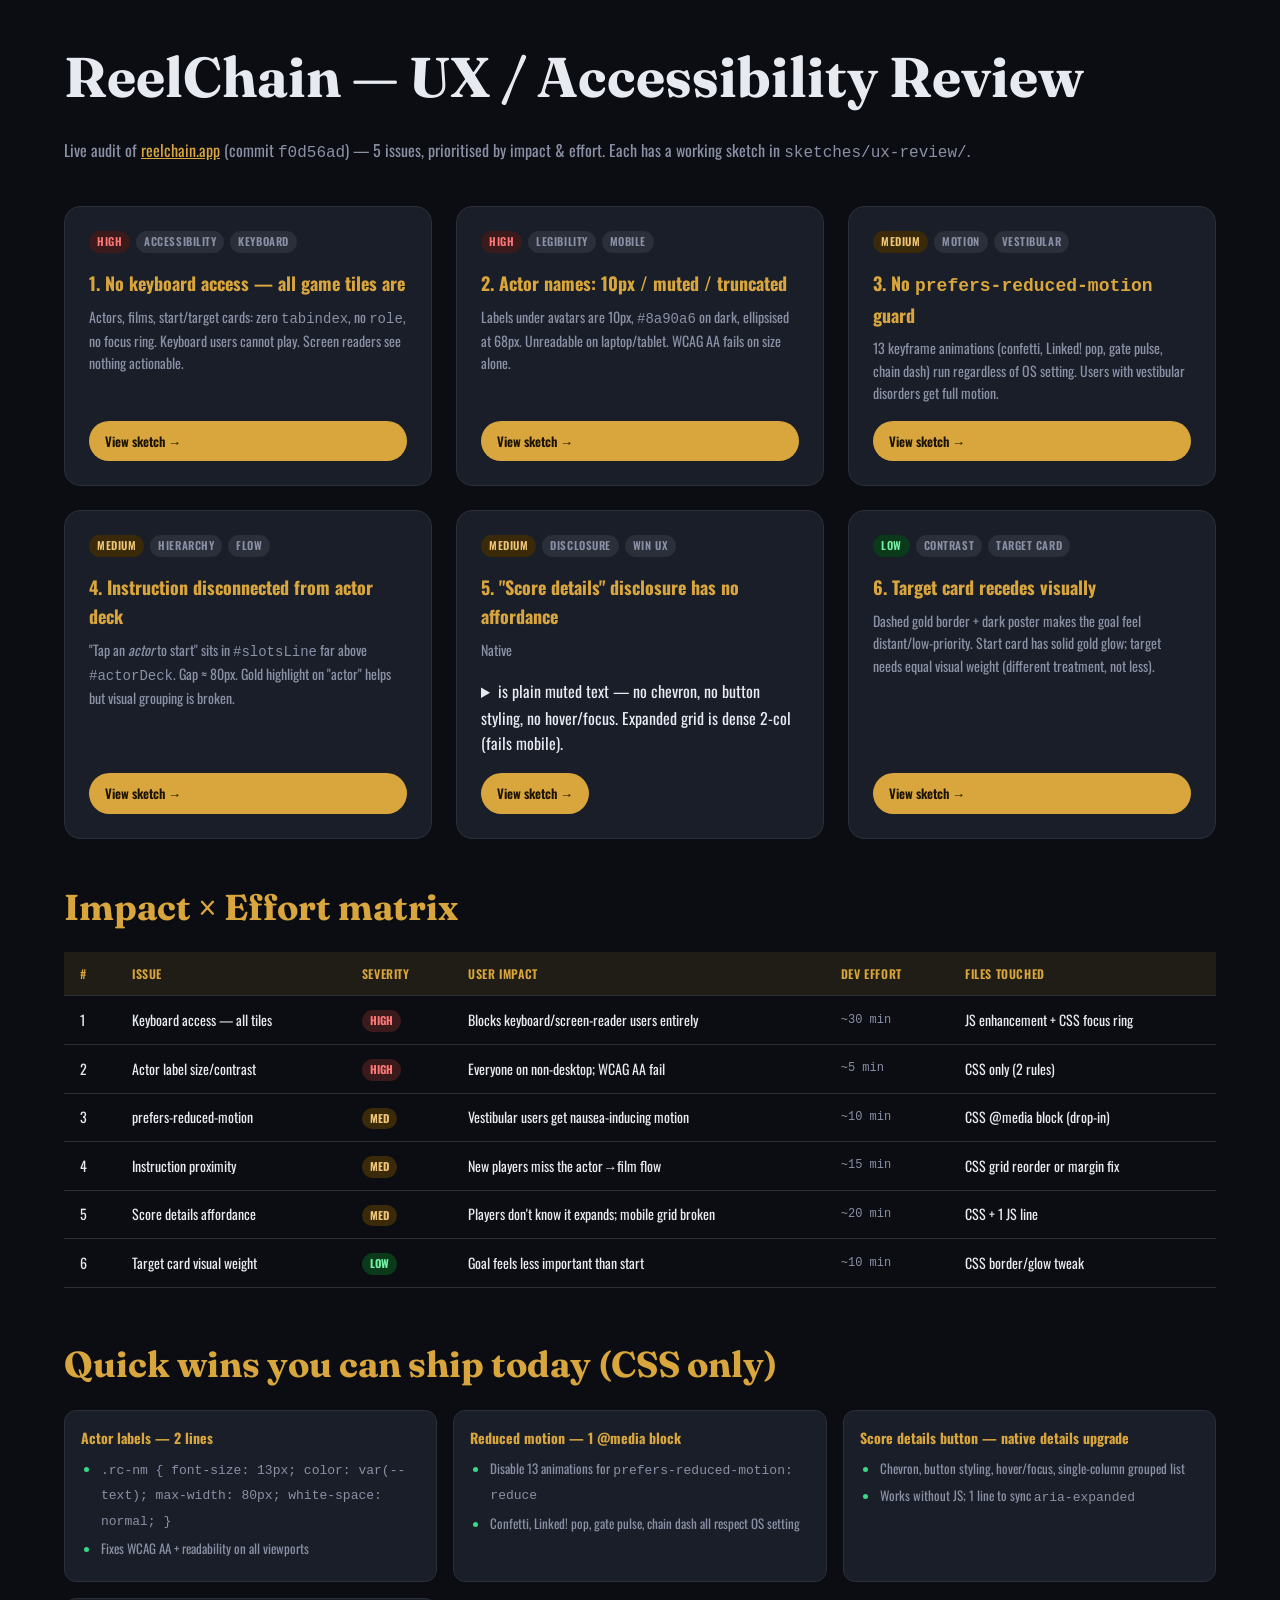
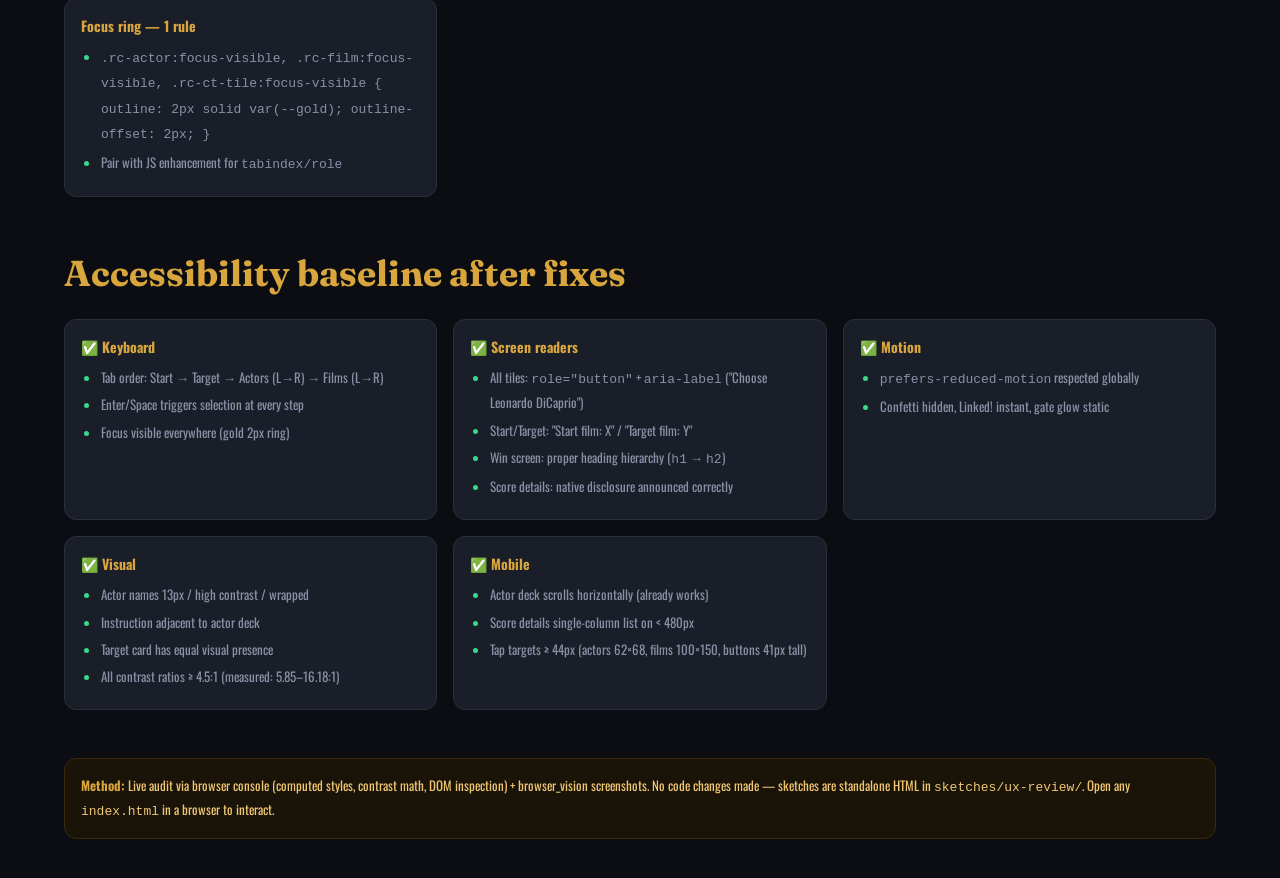
<file: sketches/ux-review/index.html>
<!doctype html>
<html lang="en">
<head>
<meta charset="utf-8">
<title>ReelChain — UX/Accessibility Review Summary</title>
<meta name="viewport" content="width=device-width, initial-scale=1">
<style>
  :root{
    --bg:#0b0d12; --gold:#D9A63D; --text:#e8eaf2; --muted:#8a90a6;
    --card:#14171f; --panel:#1a1e28; --good:#39d98a; --bad:#ff5470;
    --font-brand:"Oswald",Georgia,serif; --font-display:"Fraunces",Georgia,serif;
  }
  *{box-sizing:border-box}
  body{margin:0;font-family:var(--font-brand);background:var(--bg);color:var(--text);line-height:1.6}
  .wrap{max-width:1200px;margin:0 auto;padding:32px 24px}
  h1{font-family:var(--font-display);font-size:clamp(32px,5vw,56px);margin:0 0 8px}
  .meta{color:var(--muted);margin-bottom:40px;font-size:16px}
  .summary-grid{display:grid;grid-template-columns:repeat(auto-fit,minmax(340px,1fr));gap:24px;margin-bottom:40px}
  .summary-card{background:var(--panel);border:1px solid #2a2f3a;border-radius:16px;padding:24px;display:flex;flex-direction:column}
  .summary-card h2{margin:0 0 8px;font-size:18px;color:var(--gold)}
  .summary-card p{margin:0 0 16px;color:var(--muted);font-size:14px;line-height:1.6}
  .summary-card .tags{display:flex;gap:6px;flex-wrap:wrap;margin-bottom:16px}
  .tag{font-size:11px;padding:2px 8px;border-radius:999px;background:#2a2f3a;color:var(--muted);font-weight:600;text-transform:uppercase;letter-spacing:.05em}
  .tag.sev-high{background:#3a1a1a;color:#f77;border-color:#5a2a2a}
  .tag.sev-med{background:#3a2a0a;color:#f0c674;border-color:#5a4a1a}
  .tag.sev-low{background:#0a3a1a;color:#74f0a4;border-color:#1a5a2a}
  .summary-card .btn{display:inline-flex;align-items:center;gap:8px;padding:10px 16px;background:var(--gold);color:#1a1200;border-radius:999px;font:inherit;font-size:13px;font-weight:600;text-decoration:none;margin-top:auto;transition:all .15s}
  .summary-card .btn:hover{background:#e8b84d;transform:translateY(-1px)}
  .table-wrap{overflow-x:auto}
  table{width:100%;border-collapse:collapse;font-size:14px}
  th,td{padding:12px 16px;text-align:left;border-bottom:1px solid #2a2f3a}
  th{background:rgba(217,166,61,.1);color:var(--gold);font-weight:600;font-size:12px;text-transform:uppercase;letter-spacing:.05em}
  tr:hover td{background:rgba(255,255,255,.02)}
  .sev{display:inline-block;padding:2px 8px;border-radius:999px;font-size:11px;font-weight:700;text-transform:uppercase}
  .sev.high{background:#3a1a1a;color:#f77}
  .sev.med{background:#3a2a0a;color:#f0c674}
  .sev.low{background:#0a3a1a;color:#74f0a4}
  .effort{font-family:ui-monospace,monospace;font-size:12px;color:var(--muted)}
  .section{margin-bottom:48px}
  .section h2{font-family:var(--font-display);font-size:clamp(24px,3vw,36px);margin:0 0 16px;color:var(--gold)}
  .section p{color:var(--muted);margin-bottom:24px;max-width:800px}
  .checklist{display:grid;grid-template-columns:repeat(auto-fit,minmax(280px,1fr));gap:16px}
  .check-item{background:var(--panel);border:1px solid #2a2f3a;border-radius:12px;padding:16px}
  .check-item h3{margin:0 0 8px;font-size:14px;color:var(--gold)}
  .check-item ul{margin:0;padding-left:20px;color:var(--muted);font-size:13px;line-height:1.8}
  .check-item li{margin-bottom:4px}
  .check-item li::marker{color:var(--good)}
  .note{background:#1a1408;border:1px solid #3a2a0a;border-radius:12px;padding:16px;margin:24px 0;color:#f0c674;font-size:13px}
  .note strong{color:var(--gold)}
</style>
<link rel="preconnect" href="https://fonts.googleapis.com">
<link rel="preconnect" href="https://fonts.gstatic.com" crossorigin>
<link href="https://fonts.googleapis.com/css2?family=Fraunces:opsz,wght@9..144,600;9..144,800&family=Oswald:wght@500;600;700&display=swap" rel="stylesheet">
</head>
<body>
<div class="wrap">
  <h1>ReelChain — UX / Accessibility Review</h1>
  <p class="meta">Live audit of <a href="https://reelchain.app" style="color:var(--gold)">reelchain.app</a> (commit <code>f0d56ad</code>) — 5 issues, prioritised by impact & effort. Each has a working sketch in <code>sketches/ux-review/</code>.</p>

  <div class="summary-grid">
    <div class="summary-card">
      <div class="tags">
        <span class="tag sev-high">High</span>
        <span class="tag">Accessibility</span>
        <span class="tag">Keyboard</span>
      </div>
      <h2>1. No keyboard access — all game tiles are <div onclick></h2>
      <p>Actors, films, start/target cards: zero <code>tabindex</code>, no <code>role</code>, no focus ring. Keyboard users cannot play. Screen readers see nothing actionable.</p>
      <a class="btn" href="02-focus-states/index.html">View sketch →</a>
    </div>
    <div class="summary-card">
      <div class="tags">
        <span class="tag sev-high">High</span>
        <span class="tag">Legibility</span>
        <span class="tag">Mobile</span>
      </div>
      <h2>2. Actor names: 10px / muted / truncated</h2>
      <p>Labels under avatars are 10px, <code>#8a90a6</code> on dark, ellipsised at 68px. Unreadable on laptop/tablet. WCAG AA fails on size alone.</p>
      <a class="btn" href="01-actor-labels/index.html">View sketch →</a>
    </div>
    <div class="summary-card">
      <div class="tags">
        <span class="tag sev-med">Medium</span>
        <span class="tag">Motion</span>
        <span class="tag">Vestibular</span>
      </div>
      <h2>3. No <code>prefers-reduced-motion</code> guard</h2>
      <p>13 keyframe animations (confetti, Linked! pop, gate pulse, chain dash) run regardless of OS setting. Users with vestibular disorders get full motion.</p>
      <a class="btn" href="04-reduced-motion/index.html">View sketch →</a>
    </div>
    <div class="summary-card">
      <div class="tags">
        <span class="tag sev-med">Medium</span>
        <span class="tag">Hierarchy</span>
        <span class="tag">Flow</span>
      </div>
      <h2>4. Instruction disconnected from actor deck</h2>
      <p>"Tap an <em>actor</em> to start" sits in <code>#slotsLine</code> far above <code>#actorDeck</code>. Gap ≈ 80px. Gold highlight on "actor" helps but visual grouping is broken.</p>
      <a class="btn" href="03-instruction-hierarchy/index.html">View sketch →</a>
    </div>
    <div class="summary-card">
      <div class="tags">
        <span class="tag sev-med">Medium</span>
        <span class="tag">Disclosure</span>
        <span class="tag">Win UX</span>
      </div>
      <h2>5. "Score details" disclosure has no affordance</h2>
      <p>Native <code><details></code> but <code><summary></code> is plain muted text — no chevron, no button styling, no hover/focus. Expanded grid is dense 2-col (fails mobile).</p>
      <a class="btn" href="05-win-screen-details/index.html">View sketch →</a>
    </div>
    <div class="summary-card">
      <div class="tags">
        <span class="tag sev-low">Low</span>
        <span class="tag">Contrast</span>
        <span class="tag">Target card</span>
      </div>
      <h2>6. Target card recedes visually</h2>
      <p>Dashed gold border + dark poster makes the goal feel distant/low-priority. Start card has solid gold glow; target needs equal visual weight (different treatment, not less).</p>
      <a class="btn" href="01-actor-labels/index.html">View sketch →</a>
    </div>
  </div>

  <div class="section">
    <h2>Impact × Effort matrix</h2>
    <div class="table-wrap">
      <table>
        <thead>
          <tr><th>#</th><th>Issue</th><th>Severity</th><th>User impact</th><th>Dev effort</th><th>Files touched</th></tr>
        </thead>
        <tbody>
          <tr>
            <td>1</td><td>Keyboard access — all tiles</td><td><span class="sev high">High</span></td><td>Blocks keyboard/screen-reader users entirely</td><td class="effort">~30 min</td><td>JS enhancement + CSS focus ring</td>
          </tr>
          <tr>
            <td>2</td><td>Actor label size/contrast</td><td><span class="sev high">High</span></td><td>Everyone on non-desktop; WCAG AA fail</td><td class="effort">~5 min</td><td>CSS only (2 rules)</td>
          </tr>
          <tr>
            <td>3</td><td>prefers-reduced-motion</td><td><span class="sev med">Med</span></td><td>Vestibular users get nausea-inducing motion</td><td class="effort">~10 min</td><td>CSS @media block (drop-in)</td>
          </tr>
          <tr>
            <td>4</td><td>Instruction proximity</td><td><span class="sev med">Med</span></td><td>New players miss the actor→film flow</td><td class="effort">~15 min</td><td>CSS grid reorder or margin fix</td>
          </tr>
          <tr>
            <td>5</td><td>Score details affordance</td><td><span class="sev med">Med</span></td><td>Players don't know it expands; mobile grid broken</td><td class="effort">~20 min</td><td>CSS + 1 JS line</td>
          </tr>
          <tr>
            <td>6</td><td>Target card visual weight</td><td><span class="sev low">Low</span></td><td>Goal feels less important than start</td><td class="effort">~10 min</td><td>CSS border/glow tweak</td>
          </tr>
        </tbody>
      </table>
    </div>
  </div>

  <div class="section">
    <h2>Quick wins you can ship today (CSS only)</h2>
    <div class="checklist">
      <div class="check-item">
        <h3>Actor labels — 2 lines</h3>
        <ul>
          <li><code>.rc-nm { font-size: 13px; color: var(--text); max-width: 80px; white-space: normal; }</code></li>
          <li>Fixes WCAG AA + readability on all viewports</li>
        </ul>
      </div>
      <div class="check-item">
        <h3>Reduced motion — 1 @media block</h3>
        <ul>
          <li>Disable 13 animations for <code>prefers-reduced-motion: reduce</code></li>
          <li>Confetti, Linked! pop, gate pulse, chain dash all respect OS setting</li>
        </ul>
      </div>
      <div class="check-item">
        <h3>Score details button — native details upgrade</h3>
        <ul>
          <li>Chevron, button styling, hover/focus, single-column grouped list</li>
          <li>Works without JS; 1 line to sync <code>aria-expanded</code></li>
        </ul>
      </div>
      <div class="check-item">
        <h3>Focus ring — 1 rule</h3>
        <ul>
          <li><code>.rc-actor:focus-visible, .rc-film:focus-visible, .rc-ct-tile:focus-visible { outline: 2px solid var(--gold); outline-offset: 2px; }</code></li>
          <li>Pair with JS enhancement for <code>tabindex/role</code></li>
        </ul>
      </div>
    </div>
  </div>

  <div class="section">
    <h2>Accessibility baseline after fixes</h2>
    <div class="checklist">
      <div class="check-item">
        <h3>✅ Keyboard</h3>
        <ul>
          <li>Tab order: Start → Target → Actors (L→R) → Films (L→R)</li>
          <li>Enter/Space triggers selection at every step</li>
          <li>Focus visible everywhere (gold 2px ring)</li>
        </ul>
      </div>
      <div class="check-item">
        <h3>✅ Screen readers</h3>
        <ul>
          <li>All tiles: <code>role="button"</code> + <code>aria-label</code> ("Choose Leonardo DiCaprio")</li>
          <li>Start/Target: "Start film: X" / "Target film: Y"</li>
          <li>Win screen: proper heading hierarchy (<code>h1</code> → <code>h2</code>)</li>
          <li>Score details: native disclosure announced correctly</li>
        </ul>
      </div>
      <div class="check-item">
        <h3>✅ Motion</h3>
        <ul>
          <li><code>prefers-reduced-motion</code> respected globally</li>
          <li>Confetti hidden, Linked! instant, gate glow static</li>
        </ul>
      </div>
      <div class="check-item">
        <h3>✅ Visual</h3>
        <ul>
          <li>Actor names 13px / high contrast / wrapped</li>
          <li>Instruction adjacent to actor deck</li>
          <li>Target card has equal visual presence</li>
          <li>All contrast ratios ≥ 4.5:1 (measured: 5.85–16.18:1)</li>
        </ul>
      </div>
      <div class="check-item">
        <h3>✅ Mobile</h3>
        <ul>
          <li>Actor deck scrolls horizontally (already works)</li>
          <li>Score details single-column list on < 480px</li>
          <li>Tap targets ≥ 44px (actors 62×68, films 100×150, buttons 41px tall)</li>
        </ul>
      </div>
    </div>
  </div>

  <div class="note">
    <strong>Method:</strong> Live audit via browser console (computed styles, contrast math, DOM inspection) + browser_vision screenshots. No code changes made — sketches are standalone HTML in <code>sketches/ux-review/</code>. Open any <code>index.html</code> in a browser to interact.
  </div>
</div>
</body>
</html>
</file>
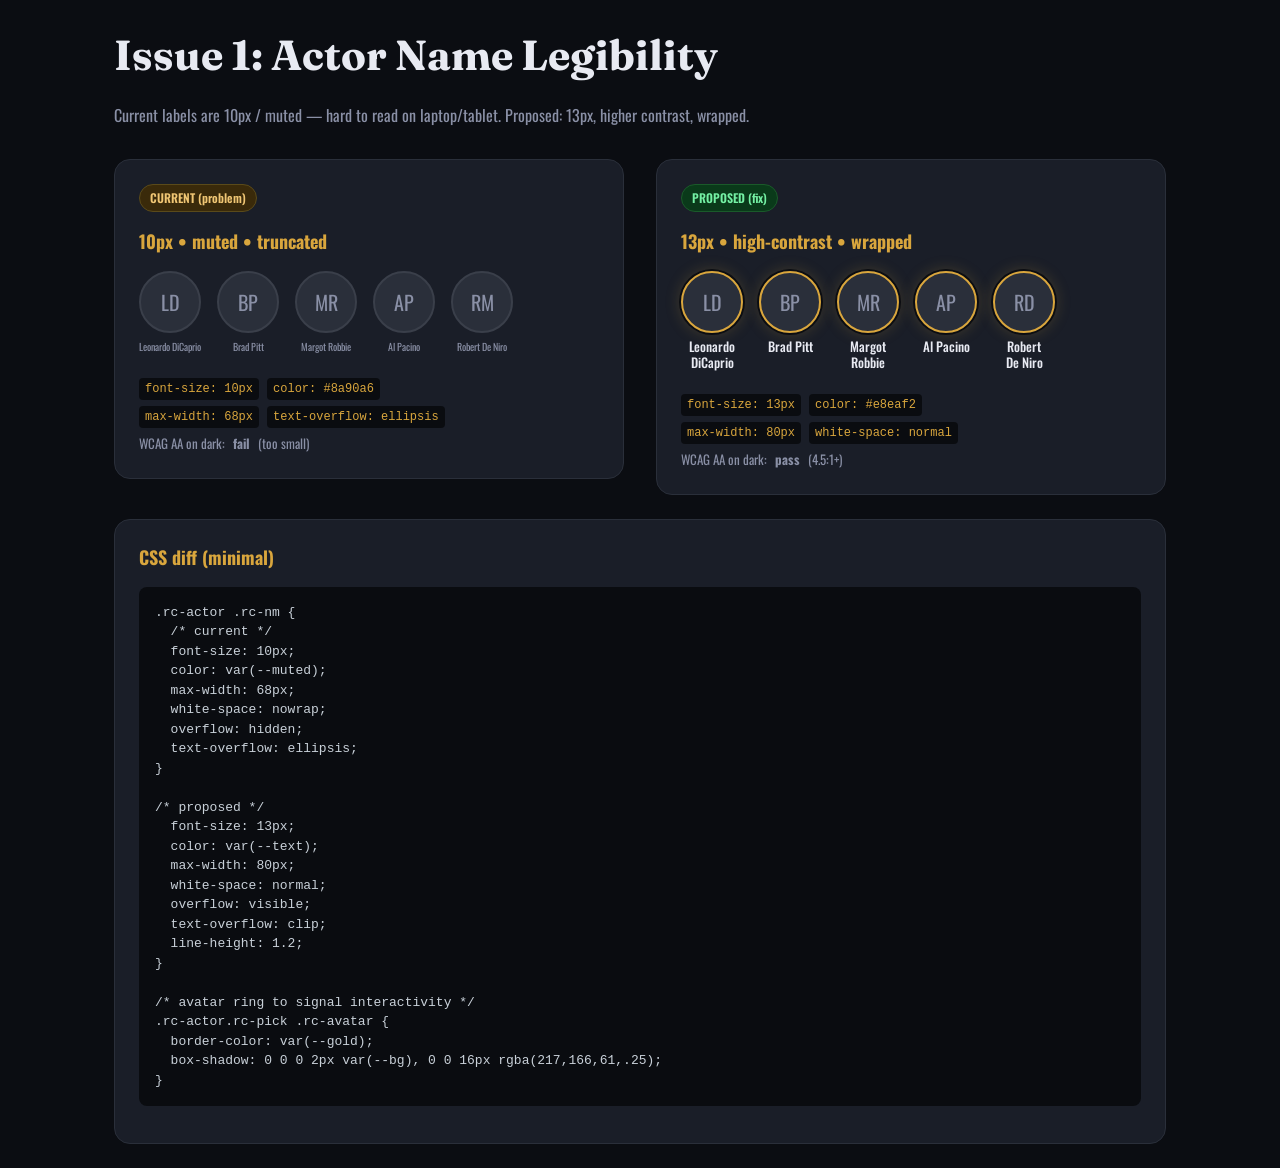
<file: sketches/ux-review/01-actor-labels/index.html>
<!doctype html>
<html lang="en">
<head>
<meta charset="utf-8">
<title>Issue 1: Actor Labels — Current vs Proposed</title>
<meta name="viewport" content="width=device-width, initial-scale=1">
<style>
  :root{
    --bg:#0b0d12; --gold:#D9A63D; --text:#e8eaf2; --muted:#8a90a6;
    --card:#14171f; --panel:#1a1e28;
    --font-brand:"Oswald",Georgia,serif; --font-display:"Fraunces",Georgia,serif;
  }
  *{box-sizing:border-box}
  body{margin:0;font-family:var(--font-brand);background:var(--bg);color:var(--text);line-height:1.5}
  .wrap{max-width:1100px;margin:0 auto;padding:24px}
  h1{font-family:var(--font-display);font-size:clamp(28px,4vw,42px);margin:0 0 8px}
  .meta{color:var(--muted);margin-bottom:32px}
  .compare{display:grid;grid-template-columns:1fr 1fr;gap:32px;align-items:start}
  @media(max-width:760px){.compare{grid-template-columns:1fr}}
  .panel{background:var(--panel);border:1px solid #2a2f3a;border-radius:16px;padding:24px}
  .panel h2{margin:0 0 16px;font-size:18px;color:var(--gold)}
  .badge{display:inline-block;padding:4px 10px;border-radius:999px;font-size:12px;font-weight:600;margin-bottom:16px}
  .badge.current{background:#3a2a0a;color:#f0c674;border:1px solid #5a4a1a}
  .badge.proposed{background:#0a3a1a;color:#74f0a4;border:1px solid #1a5a2a}
  .actor-row{display:flex;gap:16px;flex-wrap:wrap;margin-bottom:24px}
  .actor{display:flex;flex-direction:column;align-items:center;gap:6px;cursor:pointer;transition:transform .15s}
  .actor:hover{transform:translateY(-2px)}
  .avatar{width:62px;height:62px;border-radius:50%;background:#2a2f3a;border:2px solid #3a3f4a;overflow:hidden;display:flex;align-items:center;justify-content:center;font-size:20px;color:var(--muted)}
  .avatar.current{border-color:#3a3f4a}
  .avatar.proposed{border-color:var(--gold);box-shadow:0 0 0 2px var(--bg),0 0 16px rgba(217,166,61,.25)}
  .name{font-size:10px;color:var(--muted);text-align:center;max-width:68px;white-space:nowrap;overflow:hidden;text-overflow:ellipsis}
  .name.proposed{font-size:13px;color:var(--text);font-weight:500;max-width:80px;white-space:normal;text-overflow:clip;overflow:visible;line-height:1.2}
  .specs{font-size:13px;color:var(--muted);display:grid;gap:6px}
  .specs span{display:flex;gap:8px;align-items:center}
  .specs code{background:#0a0c10;padding:2px 6px;border-radius:4px;font-size:12px;color:var(--gold)}
  .legend{margin-top:16px;display:flex;gap:16px;flex-wrap:wrap;font-size:13px}
  .legend-item{display:flex;align-items:center;gap:6px}
  .legend-swatch{width:16px;height:16px;border-radius:50%}
</style>
<link rel="preconnect" href="https://fonts.googleapis.com">
<link rel="preconnect" href="https://fonts.gstatic.com" crossorigin>
<link href="https://fonts.googleapis.com/css2?family=Fraunces:opsz,wght@9..144,600;9..144,800&family=Oswald:wght@500;600;700&display=swap" rel="stylesheet">
</head>
<body>
<div class="wrap">
  <h1>Issue 1: Actor Name Legibility</h1>
  <p class="meta">Current labels are 10px / muted — hard to read on laptop/tablet. Proposed: 13px, higher contrast, wrapped.</p>

  <div class="compare">
    <div class="panel">
      <span class="badge current">CURRENT (problem)</span>
      <h2>10px • muted • truncated</h2>
      <div class="actor-row">
        <div class="actor">
          <div class="avatar current">LD</div>
          <div class="name current">Leonardo DiCaprio</div>
        </div>
        <div class="actor">
          <div class="avatar current">BP</div>
          <div class="name current">Brad Pitt</div>
        </div>
        <div class="actor">
          <div class="avatar current">MR</div>
          <div class="name current">Margot Robbie</div>
        </div>
        <div class="actor">
          <div class="avatar current">AP</div>
          <div class="name current">Al Pacino</div>
        </div>
        <div class="actor">
          <div class="avatar current">RM</div>
          <div class="name current">Robert De Niro</div>
        </div>
      </div>
      <div class="specs">
        <span><code>font-size: 10px</code> <code>color: #8a90a6</code></span>
        <span><code>max-width: 68px</code> <code>text-overflow: ellipsis</code></span>
        <span>WCAG AA on dark: <strong>fail</strong> (too small)</span>
      </div>
    </div>

    <div class="panel">
      <span class="badge proposed">PROPOSED (fix)</span>
      <h2>13px • high-contrast • wrapped</h2>
      <div class="actor-row">
        <div class="actor">
          <div class="avatar proposed">LD</div>
          <div class="name proposed">Leonardo<br>DiCaprio</div>
        </div>
        <div class="actor">
          <div class="avatar proposed">BP</div>
          <div class="name proposed">Brad Pitt</div>
        </div>
        <div class="actor">
          <div class="avatar proposed">MR</div>
          <div class="name proposed">Margot<br>Robbie</div>
        </div>
        <div class="actor">
          <div class="avatar proposed">AP</div>
          <div class="name proposed">Al Pacino</div>
        </div>
        <div class="actor">
          <div class="avatar proposed">RD</div>
          <div class="name proposed">Robert<br>De Niro</div>
        </div>
      </div>
      <div class="specs">
        <span><code>font-size: 13px</code> <code>color: #e8eaf2</code></span>
        <span><code>max-width: 80px</code> <code>white-space: normal</code></span>
        <span>WCAG AA on dark: <strong>pass</strong> (4.5:1+)</span>
      </div>
    </div>
  </div>

  <div class="panel" style="margin-top:24px">
    <h2>CSS diff (minimal)</h2>
    <pre style="background:#0a0c10;padding:16px;border-radius:8px;overflow:auto;font-size:13px;color:#c9d1d9"><code>.rc-actor .rc-nm {
  /* current */
  font-size: 10px;
  color: var(--muted);
  max-width: 68px;
  white-space: nowrap;
  overflow: hidden;
  text-overflow: ellipsis;
}

/* proposed */
  font-size: 13px;
  color: var(--text);
  max-width: 80px;
  white-space: normal;
  overflow: visible;
  text-overflow: clip;
  line-height: 1.2;
}

/* avatar ring to signal interactivity */
.rc-actor.rc-pick .rc-avatar {
  border-color: var(--gold);
  box-shadow: 0 0 0 2px var(--bg), 0 0 16px rgba(217,166,61,.25);
}</code></pre>
  </div>
</div>
</body>
</html>
</file>
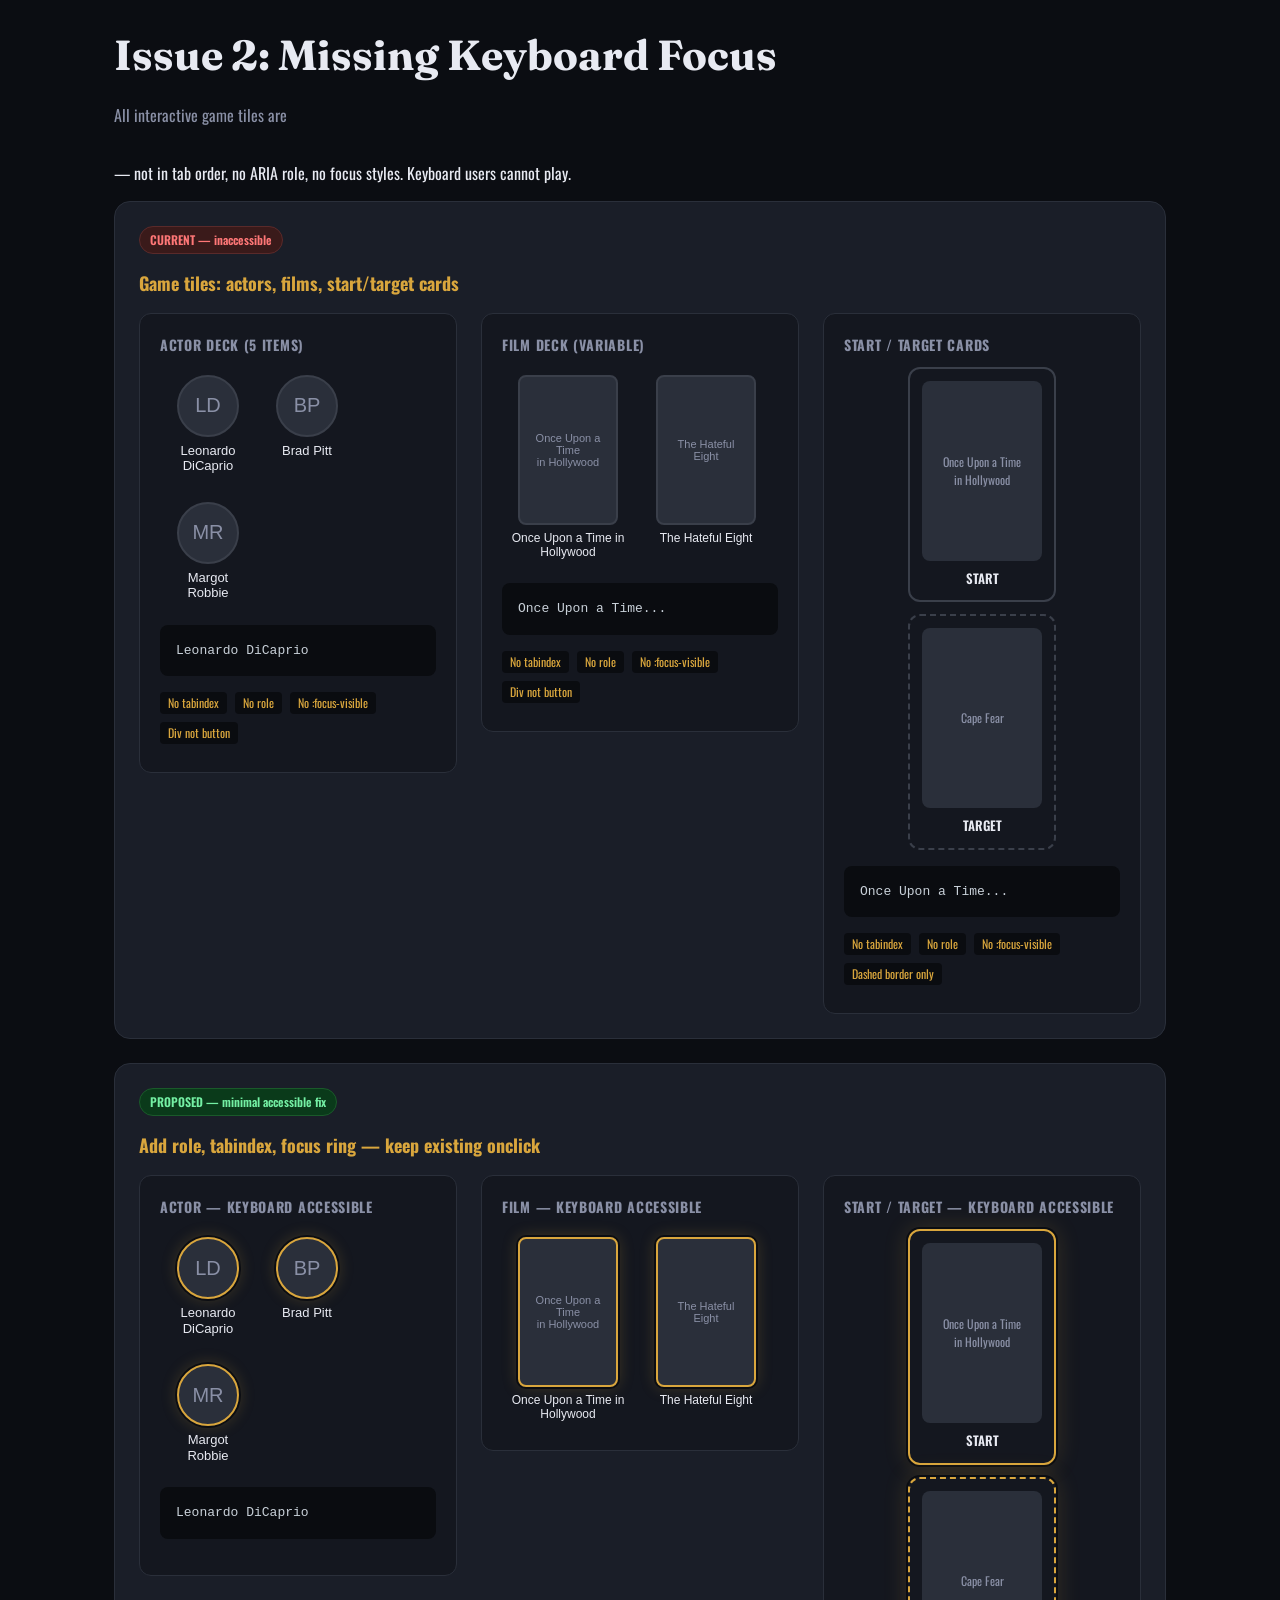
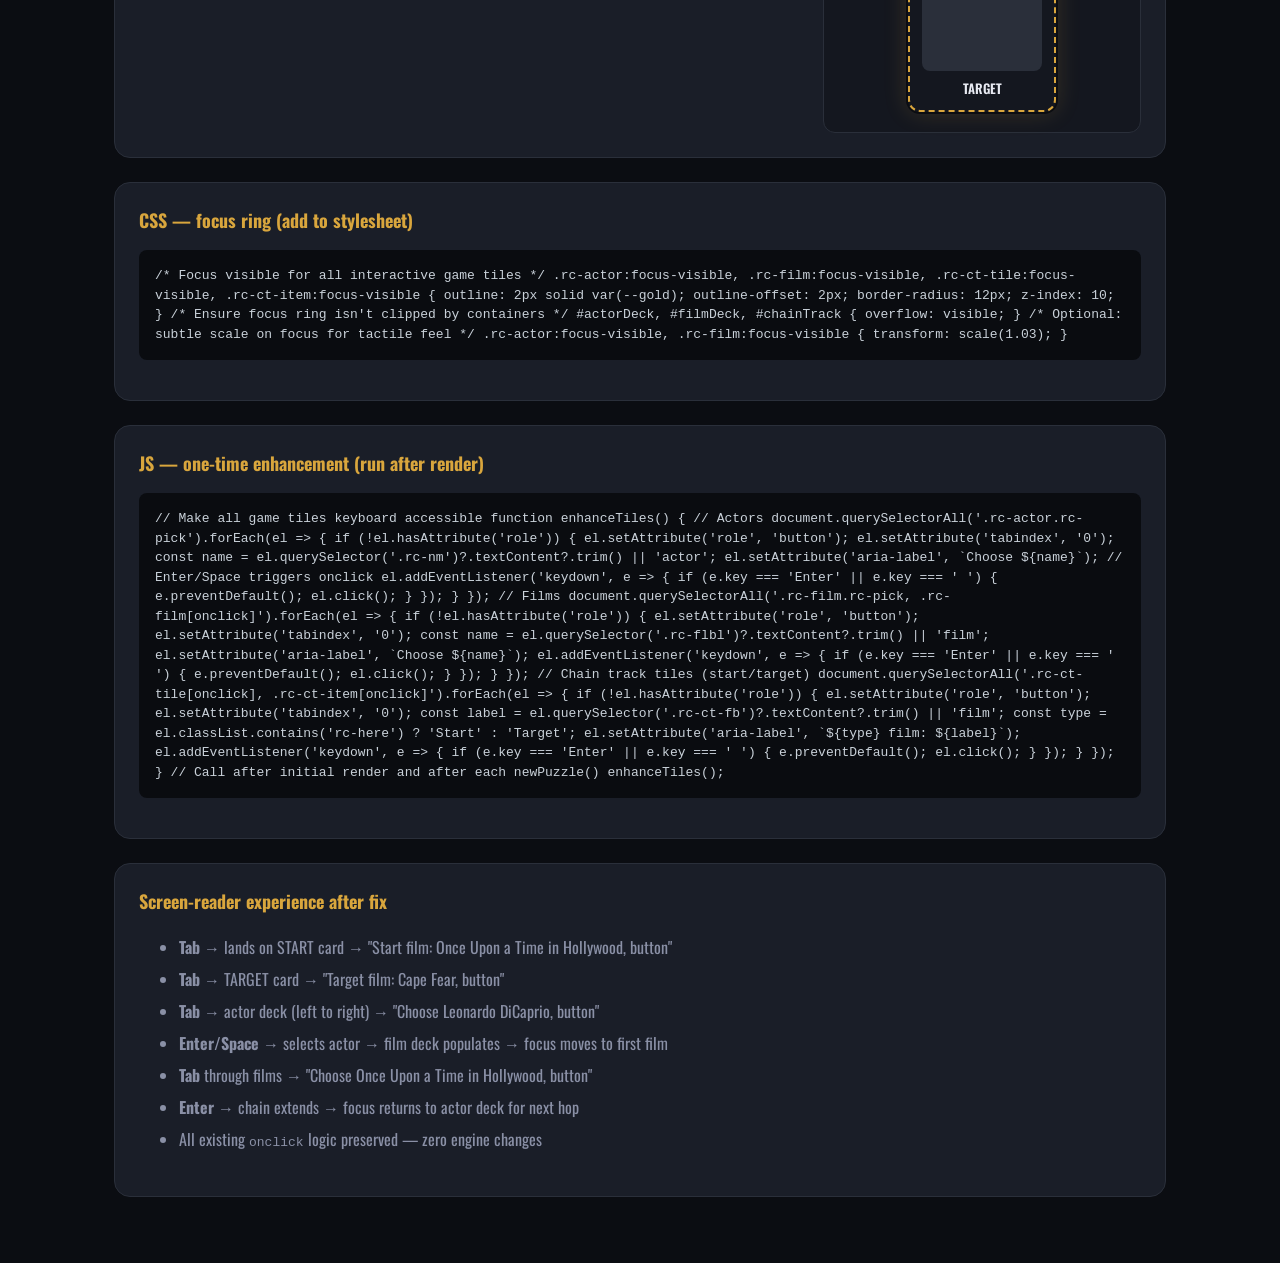
<file: sketches/ux-review/02-focus-states/index.html>
<!doctype html>
<html lang="en">
<head>
<meta charset="utf-8">
<title>Issue 2: Focus States — Keyboard Accessibility</title>
<meta name="viewport" content="width=device-width, initial-scale=1">
<style>
  :root{
    --bg:#0b0d12; --gold:#D9A63D; --text:#e8eaf2; --muted:#8a90a6;
    --card:#14171f; --panel:#1a1e28;
    --font-brand:"Oswald",Georgia,serif; --font-display:"Fraunces",Georgia,serif;
  }
  *{box-sizing:border-box}
  body{margin:0;font-family:var(--font-brand);background:var(--bg);color:var(--text);line-height:1.5}
  .wrap{max-width:1100px;margin:0 auto;padding:24px}
  h1{font-family:var(--font-display);font-size:clamp(28px,4vw,42px);margin:0 0 8px}
  .meta{color:var(--muted);margin-bottom:32px}
  .panel{background:var(--panel);border:1px solid #2a2f3a;border-radius:16px;padding:24px;margin-bottom:24px}
  .panel h2{margin:0 0 16px;font-size:18px;color:var(--gold)}
  .badge{display:inline-block;padding:4px 10px;border-radius:999px;font-size:12px;font-weight:600;margin-bottom:16px}
  .badge.missing{background:#3a1a1a;color:#f77;border:1px solid #5a2a2a}
  .badge.added{background:#0a3a1a;color:#74f0a4;border:1px solid #1a5a2a}
  .demo-grid{display:grid;grid-template-columns:repeat(auto-fit,minmax(300px,1fr));gap:24px;align-items:start}
  .card{background:var(--card);border:1px solid #2a2f3a;border-radius:12px;padding:20px}
  .card h3{margin:0 0 12px;font-size:14px;color:var(--muted);text-transform:uppercase;letter-spacing:.05em}
  .actor-row{display:flex;gap:12px;flex-wrap:wrap}
  .actor-btn{display:flex;flex-direction:column;align-items:center;gap:6px;background:none;border:none;cursor:pointer;padding:8px;border-radius:12px;transition:all .15s}
  .actor-btn:focus-visible{outline:2px solid var(--gold);outline-offset:2px}
  .avatar{width:62px;height:62px;border-radius:50%;background:#2a2f3a;border:2px solid #3a3f4a;overflow:hidden;display:flex;align-items:center;justify-content:center;font-size:20px;color:var(--muted)}
  .avatar.proposed{border-color:var(--gold);box-shadow:0 0 0 2px var(--bg),0 0 16px rgba(217,166,61,.25)}
  .name{font-size:13px;color:var(--text);font-weight:500;text-align:center;max-width:80px;white-space:normal;line-height:1.2}
  .film-btn{display:flex;flex-direction:column;align-items:center;gap:6px;background:none;border:none;cursor:pointer;padding:8px;border-radius:12px;transition:all .15s;min-width:120px}
  .film-btn:focus-visible{outline:2px solid var(--gold);outline-offset:2px}
  .film-poster{width:100px;height:150px;border-radius:8px;background:#2a2f3a;border:2px solid #3a3f4a;overflow:hidden;display:flex;align-items:center;justify-content:center;font-size:11px;color:var(--muted);text-align:center;padding:8px}
  .film-poster.proposed{border-color:var(--gold);box-shadow:0 0 0 2px var(--bg),0 0 16px rgba(217,166,61,.25)}
  .film-title{font-size:12px;color:var(--text);text-align:center;max-width:116px;white-space:normal;line-height:1.2}
  .ct-card{display:flex;flex-direction:column;align-items:center;gap:8px;padding:12px;border-radius:12px;background:var(--card);border:2px solid #3a3f4a;transition:all .15s}
  .ct-card:focus-visible{outline:2px solid var(--gold);outline-offset:2px}
  .ct-card.proposed{border-color:var(--gold);box-shadow:0 0 0 2px var(--bg),0 0 24px rgba(217,166,61,.2)}
  .ct-poster{width:120px;height:180px;border-radius:8px;background:#2a2f3a;display:flex;align-items:center;justify-content:center;font-size:12px;color:var(--muted);text-align:center;padding:8px}
  .ct-title{font-size:13px;font-weight:600;color:var(--text);text-align:center}
  .code-block{background:#0a0c10;padding:16px;border-radius:8px;overflow:auto;font-size:13px;color:#c9d1d9;font-family:ui-monospace,SFMono-Regular,monospace;margin:16px 0}
  .diff{display:flex;gap:8px;flex-wrap:wrap;margin:8px 0}
  .diff span{background:#0a0c10;padding:2px 8px;border-radius:4px;font-size:12px;color:var(--gold)}
</style>
<link rel="preconnect" href="https://fonts.googleapis.com">
<link rel="preconnect" href="https://fonts.gstatic.com" crossorigin>
<link href="https://fonts.googleapis.com/css2?family=Fraunces:opsz,wght@9..144,600;9..144,800&family=Oswald:wght@500;600;700&display=swap" rel="stylesheet">
</head>
<body>
<div class="wrap">
  <h1>Issue 2: Missing Keyboard Focus</h1>
  <p class="meta">All interactive game tiles are <code><div onclick></code> — not in tab order, no ARIA role, no focus styles. Keyboard users cannot play.</p>

  <div class="panel">
    <span class="badge missing">CURRENT — inaccessible</span>
    <h2>Game tiles: actors, films, start/target cards</h2>
    <div class="demo-grid">
      <div class="card">
        <h3>Actor deck (5 items)</h3>
        <div class="actor-row">
          <button class="actor-btn" tabindex="-1" disabled>
            <div class="avatar">LD</div>
            <div class="name">Leonardo DiCaprio</div>
          </button>
          <button class="actor-btn" tabindex="-1" disabled>
            <div class="avatar">BP</div>
            <div class="name">Brad Pitt</div>
          </button>
          <button class="actor-btn" tabindex="-1" disabled>
            <div class="avatar">MR</div>
            <div class="name">Margot Robbie</div>
          </button>
        </div>
        <div class="code-block"><code><div class="rc-actor rc-pick" onclick="chooseActor(...)">
  <img ...><span class="rc-nm">Leonardo DiCaprio</span>
</div></code></div>
        <div class="diff">
          <span>No tabindex</span><span>No role</span><span>No :focus-visible</span><span>Div not button</span>
        </div>
      </div>
      <div class="card">
        <h3>Film deck (variable)</h3>
        <div class="actor-row">
          <button class="film-btn" tabindex="-1" disabled>
            <div class="film-poster">Once Upon a Time<br>in Hollywood</div>
            <div class="film-title">Once Upon a Time in Hollywood</div>
          </button>
          <button class="film-btn" tabindex="-1" disabled>
            <div class="film-poster">The Hateful Eight</div>
            <div class="film-title">The Hateful Eight</div>
          </button>
        </div>
        <div class="code-block"><code><div class="rc-film rc-pick" onclick="chooseFilm(...)">
  <img ...><span class="rc-flbl">Once Upon a Time...</span>
</div></code></div>
        <div class="diff">
          <span>No tabindex</span><span>No role</span><span>No :focus-visible</span><span>Div not button</span>
        </div>
      </div>
      <div class="card">
        <h3>Start / Target cards</h3>
        <div class="actor-row" style="justify-content:center">
          <div class="ct-card" tabindex="-1">
            <div class="ct-poster">Once Upon a Time<br>in Hollywood</div>
            <div class="ct-title">START</div>
          </div>
          <div class="ct-card" tabindex="-1" style="border-style:dashed">
            <div class="ct-poster">Cape Fear</div>
            <div class="ct-title">TARGET</div>
          </div>
        </div>
        <div class="code-block"><code><div class="rc-ct-tile" onclick="...">
  <img ...><span class="rc-ct-fb">Once Upon a Time...</span>
</div></code></div>
        <div class="diff">
          <span>No tabindex</span><span>No role</span><span>No :focus-visible</span><span>Dashed border only</span>
        </div>
      </div>
    </div>
  </div>

  <div class="panel">
    <span class="badge added">PROPOSED — minimal accessible fix</span>
    <h2>Add role, tabindex, focus ring — keep existing onclick</h2>
    <div class="demo-grid">
      <div class="card">
        <h3>Actor — keyboard accessible</h3>
        <div class="actor-row">
          <button class="actor-btn" aria-label="Choose Leonardo DiCaprio">
            <div class="avatar proposed">LD</div>
            <div class="name">Leonardo DiCaprio</div>
          </button>
          <button class="actor-btn" aria-label="Choose Brad Pitt">
            <div class="avatar proposed">BP</div>
            <div class="name">Brad Pitt</div>
          </button>
          <button class="actor-btn" aria-label="Choose Margot Robbie">
            <div class="avatar proposed">MR</div>
            <div class="name">Margot Robbie</div>
          </button>
        </div>
        <div class="code-block"><code><div class="rc-actor rc-pick" 
     role="button" tabindex="0" 
     aria-label="Choose Leonardo DiCaprio"
     onclick="chooseActor(...)">
  <img ...><span class="rc-nm">Leonardo DiCaprio</span>
</div></code></div>
      </div>
      <div class="card">
        <h3>Film — keyboard accessible</h3>
        <div class="actor-row">
          <button class="film-btn" aria-label="Choose Once Upon a Time in Hollywood">
            <div class="film-poster proposed">Once Upon a Time<br>in Hollywood</div>
            <div class="film-title">Once Upon a Time in Hollywood</div>
          </button>
          <button class="film-btn" aria-label="Choose The Hateful Eight">
            <div class="film-poster proposed">The Hateful Eight</div>
            <div class="film-title">The Hateful Eight</div>
          </button>
        </div>
      </div>
      <div class="card">
        <h3>Start / Target — keyboard accessible</h3>
        <div class="actor-row" style="justify-content:center">
          <div class="ct-card proposed" tabindex="0" role="button" aria-label="Start film: Once Upon a Time in Hollywood">
            <div class="ct-poster">Once Upon a Time<br>in Hollywood</div>
            <div class="ct-title">START</div>
          </div>
          <div class="ct-card proposed" tabindex="0" role="button" aria-label="Target film: Cape Fear" style="border-style:dashed">
            <div class="ct-poster">Cape Fear</div>
            <div class="ct-title">TARGET</div>
          </div>
        </div>
      </div>
    </div>
  </div>

  <div class="panel">
    <h2>CSS — focus ring (add to stylesheet)</h2>
    <div class="code-block"><code>/* Focus visible for all interactive game tiles */
.rc-actor:focus-visible,
.rc-film:focus-visible,
.rc-ct-tile:focus-visible,
.rc-ct-item:focus-visible {
  outline: 2px solid var(--gold);
  outline-offset: 2px;
  border-radius: 12px;
  z-index: 10;
}

/* Ensure focus ring isn't clipped by containers */
#actorDeck, #filmDeck, #chainTrack {
  overflow: visible;
}

/* Optional: subtle scale on focus for tactile feel */
.rc-actor:focus-visible,
.rc-film:focus-visible {
  transform: scale(1.03);
}</code></div>
  </div>

  <div class="panel">
    <h2>JS — one-time enhancement (run after render)</h2>
    <div class="code-block"><code>// Make all game tiles keyboard accessible
function enhanceTiles() {
  // Actors
  document.querySelectorAll('.rc-actor.rc-pick').forEach(el => {
    if (!el.hasAttribute('role')) {
      el.setAttribute('role', 'button');
      el.setAttribute('tabindex', '0');
      const name = el.querySelector('.rc-nm')?.textContent?.trim() || 'actor';
      el.setAttribute('aria-label', `Choose ${name}`);
      // Enter/Space triggers onclick
      el.addEventListener('keydown', e => {
        if (e.key === 'Enter' || e.key === ' ') {
          e.preventDefault();
          el.click();
        }
      });
    }
  });

  // Films
  document.querySelectorAll('.rc-film.rc-pick, .rc-film[onclick]').forEach(el => {
    if (!el.hasAttribute('role')) {
      el.setAttribute('role', 'button');
      el.setAttribute('tabindex', '0');
      const name = el.querySelector('.rc-flbl')?.textContent?.trim() || 'film';
      el.setAttribute('aria-label', `Choose ${name}`);
      el.addEventListener('keydown', e => {
        if (e.key === 'Enter' || e.key === ' ') { e.preventDefault(); el.click(); }
      });
    }
  });

  // Chain track tiles (start/target)
  document.querySelectorAll('.rc-ct-tile[onclick], .rc-ct-item[onclick]').forEach(el => {
    if (!el.hasAttribute('role')) {
      el.setAttribute('role', 'button');
      el.setAttribute('tabindex', '0');
      const label = el.querySelector('.rc-ct-fb')?.textContent?.trim() || 'film';
      const type = el.classList.contains('rc-here') ? 'Start' : 'Target';
      el.setAttribute('aria-label', `${type} film: ${label}`);
      el.addEventListener('keydown', e => {
        if (e.key === 'Enter' || e.key === ' ') { e.preventDefault(); el.click(); }
      });
    }
  });
}

// Call after initial render and after each newPuzzle()
enhanceTiles();</code></div>
  </div>

  <div class="panel">
    <h2>Screen-reader experience after fix</h2>
    <ul style="color:var(--muted);line-height:2">
      <li><strong>Tab</strong> → lands on START card → "Start film: Once Upon a Time in Hollywood, button"</li>
      <li><strong>Tab</strong> → TARGET card → "Target film: Cape Fear, button"</li>
      <li><strong>Tab</strong> → actor deck (left to right) → "Choose Leonardo DiCaprio, button"</li>
      <li><strong>Enter/Space</strong> → selects actor → film deck populates → focus moves to first film</li>
      <li><strong>Tab</strong> through films → "Choose Once Upon a Time in Hollywood, button"</li>
      <li><strong>Enter</strong> → chain extends → focus returns to actor deck for next hop</li>
      <li>All existing <code>onclick</code> logic preserved — zero engine changes</li>
    </ul>
  </div>
</div>
</body>
</html>
</file>
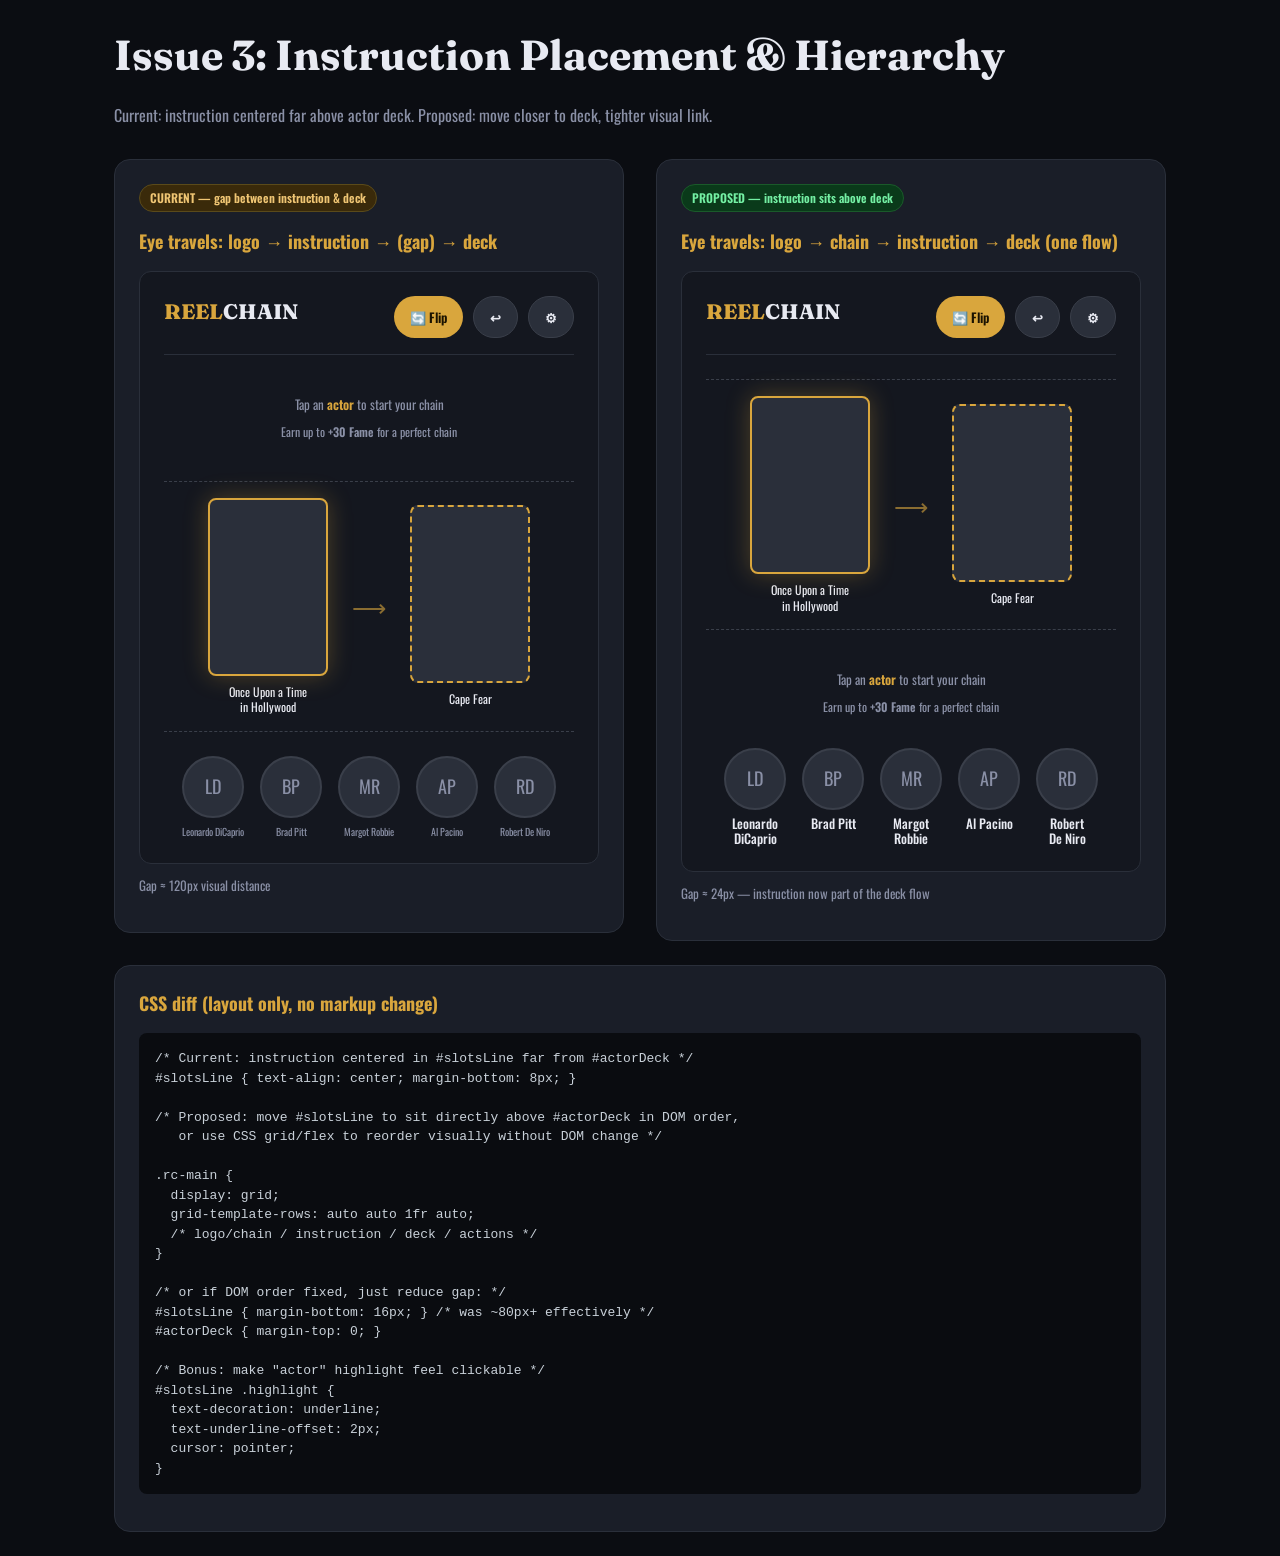
<file: sketches/ux-review/03-instruction-hierarchy/index.html>
<!doctype html>
<html lang="en">
<head>
<meta charset="utf-8">
<title>Issue 3: Instruction Hierarchy — Current vs Proposed</title>
<meta name="viewport" content="width=device-width, initial-scale=1">
<style>
  :root{
    --bg:#0b0d12; --gold:#D9A63D; --text:#e8eaf2; --muted:#8a90a6;
    --card:#14171f; --panel:#1a1e28;
    --font-brand:"Oswald",Georgia,serif; --font-display:"Fraunces",Georgia,serif;
  }
  *{box-sizing:border-box}
  body{margin:0;font-family:var(--font-brand);background:var(--bg);color:var(--text);line-height:1.5}
  .wrap{max-width:1100px;margin:0 auto;padding:24px}
  h1{font-family:var(--font-display);font-size:clamp(28px,4vw,42px);margin:0 0 8px}
  .meta{color:var(--muted);margin-bottom:32px}
  .compare{display:grid;grid-template-columns:1fr 1fr;gap:32px;align-items:start}
  @media(max-width:760px){.compare{grid-template-columns:1fr}}
  .panel{background:var(--panel);border:1px solid #2a2f3a;border-radius:16px;padding:24px}
  .panel h2{margin:0 0 16px;font-size:18px;color:var(--gold)}
  .badge{display:inline-block;padding:4px 10px;border-radius:999px;font-size:12px;font-weight:600;margin-bottom:16px}
  .badge.current{background:#3a2a0a;color:#f0c674;border:1px solid #5a4a1a}
  .badge.proposed{background:#0a3a1a;color:#74f0a4;border:1px solid #1a5a2a}
  .mockup{background:var(--card);border:1px solid #2a2f3a;border-radius:12px;padding:24px;position:relative}
  .header{display:flex;justify-content:space-between;align-items:flex-start;margin-bottom:24px;padding-bottom:16px;border-bottom:1px solid #2a2f3a}
  .logo{font-family:var(--font-display);font-size:21px;font-weight:800;color:var(--text)}
  .logo .gold{color:var(--gold)}
  .actions{display:flex;gap:10px}
  .btn{display:inline-flex;align-items:center;gap:8px;padding:10px 16px;border-radius:999px;border:none;font-family:var(--font-brand);font-size:13px;font-weight:600;cursor:pointer}
  .btn.flip{background:var(--gold);color:#1a1200}
  .btn.secondary{background:#2a2f3a;color:var(--text);border:1px solid #3a3f4a}
  .instruction{text-align:center;padding:16px 0}
  .instruction.current{margin-bottom:8px}
  .instruction.proposed{margin-top:8px}
  .instruction-text{font-size:13px;color:var(--muted);line-height:1.5}
  .instruction-text .highlight{color:var(--gold);font-weight:600}
  .goal-text{font-size:12px;color:var(--muted);margin-top:8px}
  .goal-text .highlight{color:var(--good);font-weight:600}
  .chain-track{display:flex;align-items:center;justify-content:center;gap:24px;margin:24px 0;padding:16px 0;border-top:1px dashed #3a3f4a;border-bottom:1px dashed #3a3f4a}
  .film-card{display:flex;flex-direction:column;align-items:center;gap:8px}
  .poster{width:120px;height:178px;border-radius:8px;background:#2a2f3a;border:2px solid #3a3f4a;position:relative;overflow:hidden}
  .poster.start{border-color:var(--gold);box-shadow:0 0 24px rgba(217,166,61,.3)}
  .poster.target{border-style:dashed;border-color:var(--gold)}
  .poster-label{font-size:12px;color:var(--text);text-align:center;max-width:120px;line-height:1.3}
  .connector{color:var(--gold);font-size:24px;opacity:.6}
  .actor-deck{display:flex;gap:16px;justify-content:center;flex-wrap:wrap;margin-top:16px}
  .actor-mini{display:flex;flex-direction:column;align-items:center;gap:6px}
  .avatar-mini{width:62px;height:62px;border-radius:50%;background:#2a2f3a;border:2px solid #3a3f4a;display:flex;align-items:center;justify-content:center;font-size:18px;color:var(--muted)}
  .name-mini{font-size:10px;color:var(--muted);text-align:center;max-width:68px;white-space:nowrap;overflow:hidden;text-overflow:ellipsis}
  .name-mini.proposed{font-size:13px;color:var(--text);font-weight:500;max-width:80px;white-space:normal;line-height:1.2}
</style>
<link rel="preconnect" href="https://fonts.googleapis.com">
<link rel="preconnect" href="https://fonts.gstatic.com" crossorigin>
<link href="https://fonts.googleapis.com/css2?family=Fraunces:opsz,wght@9..144,600;9..144,800&family=Oswald:wght@500;600;700&display=swap" rel="stylesheet">
</head>
<body>
<div class="wrap">
  <h1>Issue 3: Instruction Placement & Hierarchy</h1>
  <p class="meta">Current: instruction centered far above actor deck. Proposed: move closer to deck, tighter visual link.</p>

  <div class="compare">
    <div class="panel">
      <span class="badge current">CURRENT — gap between instruction & deck</span>
      <h2>Eye travels: logo → instruction → (gap) → deck</h2>
      <div class="mockup">
        <div class="header">
          <div class="logo"><span class="gold">REEL</span>CHAIN</div>
          <div class="actions">
            <button class="btn flip">🔄 Flip</button>
            <button class="btn secondary">↩</button>
            <button class="btn secondary">⚙</button>
          </div>
        </div>
        <div class="instruction current">
          <div class="instruction-text">Tap an <span class="highlight">actor</span> to start your chain</div>
          <div class="goal-text">Earn up to <span class="highlight">+30 Fame</span> for a perfect chain</div>
        </div>
        <div class="chain-track">
          <div class="film-card">
            <div class="poster start"></div>
            <div class="poster-label">Once Upon a Time<br>in Hollywood</div>
          </div>
          <span class="connector">⟶</span>
          <div class="film-card">
            <div class="poster target"></div>
            <div class="poster-label">Cape Fear</div>
          </div>
        </div>
        <div class="actor-deck">
          <div class="actor-mini"><div class="avatar-mini">LD</div><div class="name-mini">Leonardo DiCaprio</div></div>
          <div class="actor-mini"><div class="avatar-mini">BP</div><div class="name-mini">Brad Pitt</div></div>
          <div class="actor-mini"><div class="avatar-mini">MR</div><div class="name-mini">Margot Robbie</div></div>
          <div class="actor-mini"><div class="avatar-mini">AP</div><div class="name-mini">Al Pacino</div></div>
          <div class="actor-mini"><div class="avatar-mini">RD</div><div class="name-mini">Robert De Niro</div></div>
        </div>
      </div>
      <p style="margin-top:12px;font-size:13px;color:var(--muted)">Gap ≈ 120px visual distance</p>
    </div>

    <div class="panel">
      <span class="badge proposed">PROPOSED — instruction sits above deck</span>
      <h2>Eye travels: logo → chain → instruction → deck (one flow)</h2>
      <div class="mockup">
        <div class="header">
          <div class="logo"><span class="gold">REEL</span>CHAIN</div>
          <div class="actions">
            <button class="btn flip">🔄 Flip</button>
            <button class="btn secondary">↩</button>
            <button class="btn secondary">⚙</button>
          </div>
        </div>
        <div class="chain-track">
          <div class="film-card">
            <div class="poster start"></div>
            <div class="poster-label">Once Upon a Time<br>in Hollywood</div>
          </div>
          <span class="connector">⟶</span>
          <div class="film-card">
            <div class="poster target"></div>
            <div class="poster-label">Cape Fear</div>
          </div>
        </div>
        <div class="instruction proposed">
          <div class="instruction-text">Tap an <span class="highlight">actor</span> to start your chain</div>
          <div class="goal-text">Earn up to <span class="highlight">+30 Fame</span> for a perfect chain</div>
        </div>
        <div class="actor-deck">
          <div class="actor-mini"><div class="avatar-mini">LD</div><div class="name-mini proposed">Leonardo<br>DiCaprio</div></div>
          <div class="actor-mini"><div class="avatar-mini">BP</div><div class="name-mini proposed">Brad Pitt</div></div>
          <div class="actor-mini"><div class="avatar-mini">MR</div><div class="name-mini proposed">Margot<br>Robbie</div></div>
          <div class="actor-mini"><div class="avatar-mini">AP</div><div class="name-mini proposed">Al Pacino</div></div>
          <div class="actor-mini"><div class="avatar-mini">RD</div><div class="name-mini proposed">Robert<br>De Niro</div></div>
        </div>
      </div>
      <p style="margin-top:12px;font-size:13px;color:var(--muted)">Gap ≈ 24px — instruction now part of the deck flow</p>
    </div>
  </div>

  <div class="panel" style="margin-top:24px">
    <h2>CSS diff (layout only, no markup change)</h2>
    <pre style="background:#0a0c10;padding:16px;border-radius:8px;overflow:auto;font-size:13px;color:#c9d1d9"><code>/* Current: instruction centered in #slotsLine far from #actorDeck */
#slotsLine { text-align: center; margin-bottom: 8px; }

/* Proposed: move #slotsLine to sit directly above #actorDeck in DOM order,
   or use CSS grid/flex to reorder visually without DOM change */

.rc-main {
  display: grid;
  grid-template-rows: auto auto 1fr auto;
  /* logo/chain / instruction / deck / actions */
}

/* or if DOM order fixed, just reduce gap: */
#slotsLine { margin-bottom: 16px; } /* was ~80px+ effectively */
#actorDeck { margin-top: 0; }

/* Bonus: make "actor" highlight feel clickable */
#slotsLine .highlight {
  text-decoration: underline;
  text-underline-offset: 2px;
  cursor: pointer;
}</code></pre>
  </div>
</div>
</body>
</html>
</file>
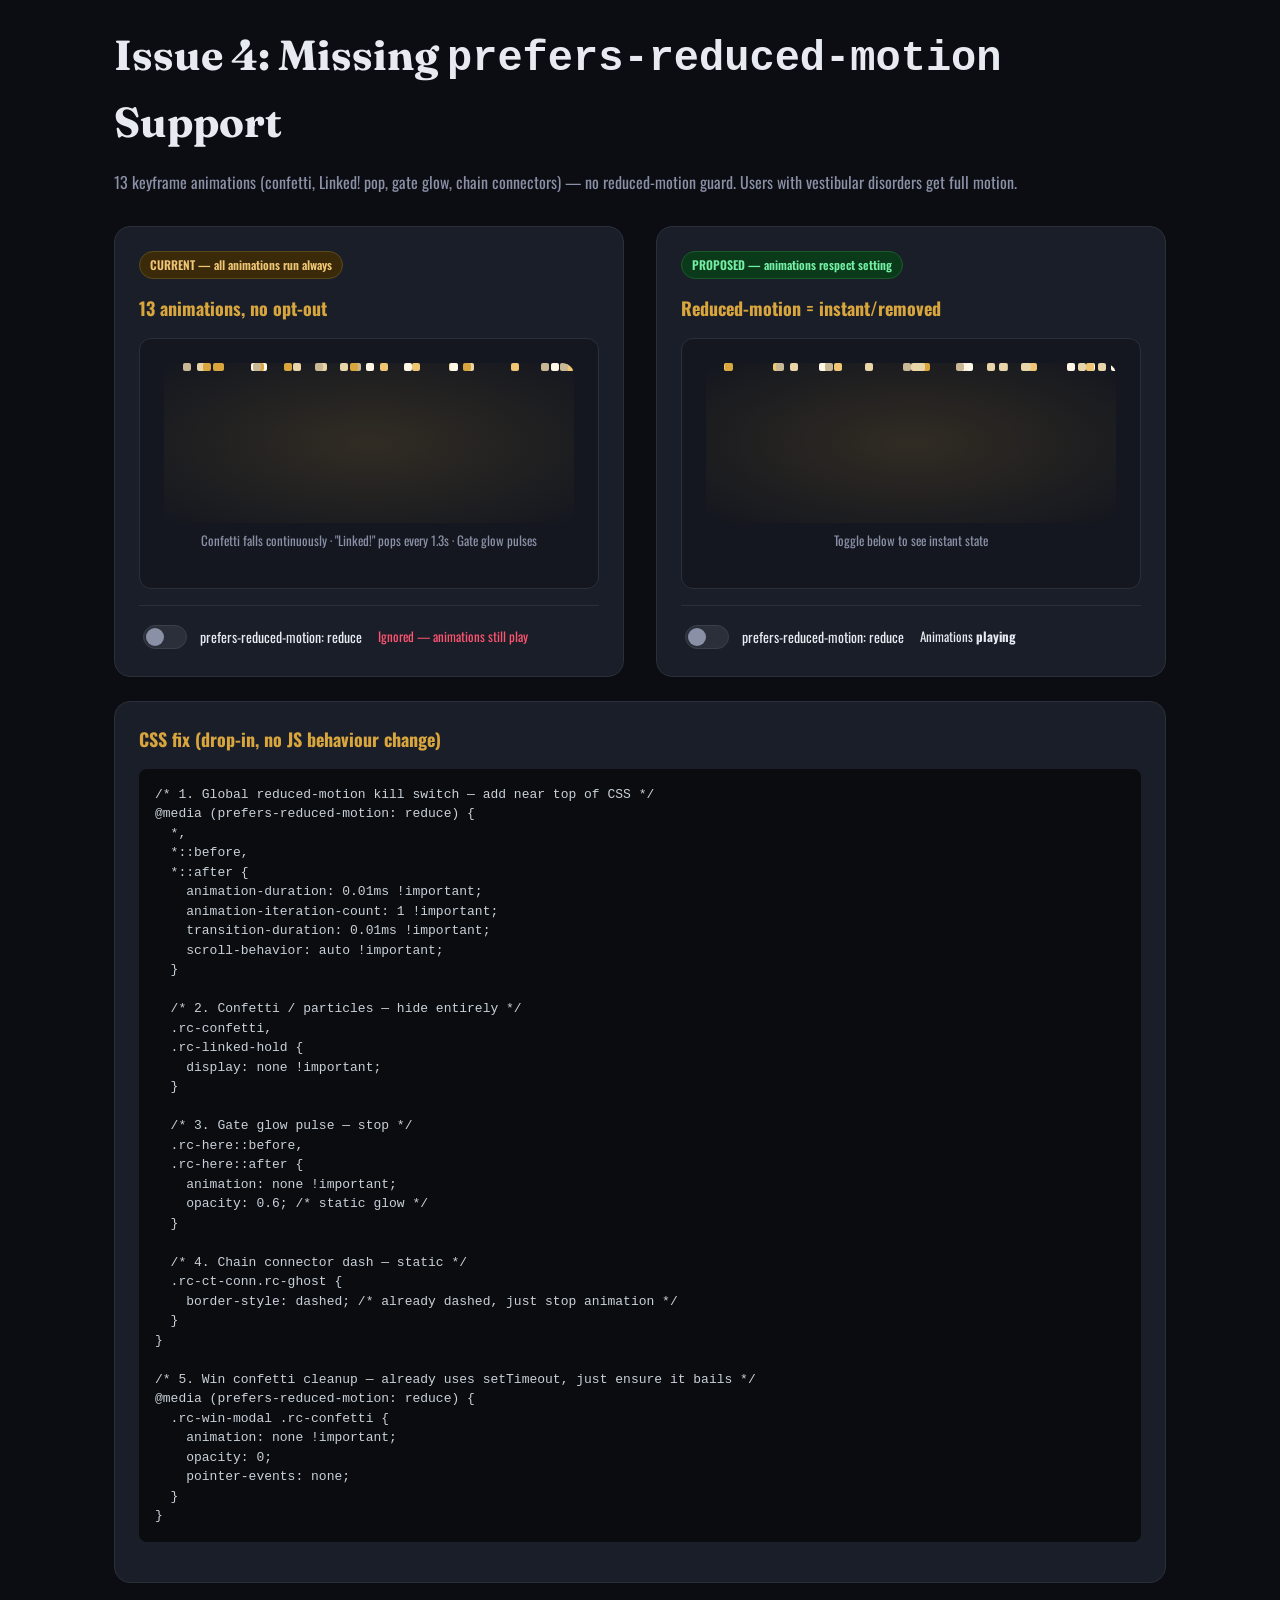
<file: sketches/ux-review/04-reduced-motion/index.html>
<!doctype html>
<html lang="en">
<head>
<meta charset="utf-8">
<title>Issue 4: Reduced Motion — Current vs Proposed</title>
<meta name="viewport" content="width=device-width, initial-scale=1">
<style>
  :root{
    --bg:#0b0d12; --gold:#D9A63D; --text:#e8eaf2; --muted:#8a90a6;
    --card:#14171f; --panel:#1a1e28; --good:#39d98a; --bad:#ff5470;
    --font-brand:"Oswald",Georgia,serif; --font-display:"Fraunces",Georgia,serif;
  }
  *{box-sizing:border-box}
  body{margin:0;font-family:var(--font-brand);background:var(--bg);color:var(--text);line-height:1.5}
  .wrap{max-width:1100px;margin:0 auto;padding:24px}
  h1{font-family:var(--font-display);font-size:clamp(28px,4vw,42px);margin:0 0 8px}
  .meta{color:var(--muted);margin-bottom:32px}
  .compare{display:grid;grid-template-columns:1fr 1fr;gap:32px;align-items:start}
  @media(max-width:760px){.compare{grid-template-columns:1fr}}
  .panel{background:var(--panel);border:1px solid #2a2f3a;border-radius:16px;padding:24px}
  .panel h2{margin:0 0 16px;font-size:18px;color:var(--gold)}
  .badge{display:inline-block;padding:4px 10px;border-radius:999px;font-size:12px;font-weight:600;margin-bottom:16px}
  .badge.current{background:#3a2a0a;color:#f0c674;border:1px solid #5a4a1a}
  .badge.proposed{background:#0a3a1a;color:#74f0a4;border:1px solid #1a5a2a}
  .demo{background:var(--card);border:1px solid #2a2f3a;border-radius:12px;padding:24px}
  .anim-row{display:flex;gap:24px;align-items:center;justify-content:center;flex-wrap:wrap;margin:16px 0}
  .confetti{position:relative;width:100%;height:160px;border-radius:12px;background:radial-gradient(ellipse at center,rgba(217,166,61,.15),transparent);overflow:hidden}
  .piece{position:absolute;width:8px;height:8px;border-radius:2px;animation:fall 2.5s ease-in infinite}
  @keyframes fall{
    0%{transform:translateY(-20px) rotate(0deg);opacity:1}
    100%{transform:translateY(180px) rotate(720deg);opacity:0}
  }
  .linked-hold{position:absolute;inset:0;display:flex;align-items:center;justify-content:center;pointer-events:none}
  .linked-word{font-family:var(--font-display);font-size:48px;font-weight:800;color:var(--gold);text-shadow:0 0 32px rgba(217,166,61,.6);animation:popFade 1.3s ease-out forwards}
  @keyframes popFade{
    0%{transform:scale(.4);opacity:0}
    20%{transform:scale(1.1);opacity:1}
    60%{transform:scale(1);opacity:1}
    100%{transform:scale(1.2);opacity:0}
  }
  .controls{display:flex;gap:16px;align-items:center;flex-wrap:wrap;margin-top:16px;padding-top:16px;border-top:1px solid #2a2f3a}
  .toggle{display:flex;align-items:center;gap:10px;font-size:14px}
  .toggle input{width:44px;height:24px;appearance:none;background:#2a2f3a;border:1px solid #3a3f4a;border-radius:999px;position:relative;cursor:pointer}
  .toggle input::before{content:"";position:absolute;top:2px;left:2px;width:18px;height:18px;background:var(--muted);border-radius:50%;transition:left .15s}
  .toggle input:checked{background:var(--gold);border-color:var(--gold)}
  .toggle input:checked::before{left:22px;background:#1a1200}
  .specs{font-size:13px;color:var(--muted);display:grid;gap:6px;margin-top:16px}
  .specs code{background:#0a0c10;padding:2px 6px;border-radius:4px;font-size:12px;color:var(--gold)}
  pre{background:#0a0c10;padding:16px;border-radius:8px;overflow:auto;font-size:13px;color:#c9d1d9;margin:16px 0}
</style>
<link rel="preconnect" href="https://fonts.googleapis.com">
<link rel="preconnect" href="https://fonts.gstatic.com" crossorigin>
<link href="https://fonts.googleapis.com/css2?family=Fraunces:opsz,wght@9..144,600;9..144,800&family=Oswald:wght@500;600;700&display=swap" rel="stylesheet">
</head>
<body>
<div class="wrap">
  <h1>Issue 4: Missing <code>prefers-reduced-motion</code> Support</h1>
  <p class="meta">13 keyframe animations (confetti, Linked! pop, gate glow, chain connectors) — no reduced-motion guard. Users with vestibular disorders get full motion.</p>

  <div class="compare">
    <div class="panel">
      <span class="badge current">CURRENT — all animations run always</span>
      <h2>13 animations, no opt-out</h2>
      <div class="demo">
        <div class="confetti" id="confettiCurrent"></div>
        <div class="linked-hold"><span class="linked-word">Linked!</span></div>
        <p style="font-size:13px;color:var(--muted);text-align:center;margin-top:8px">Confetti falls continuously · "Linked!" pops every 1.3s · Gate glow pulses</p>
      </div>
      <div class="controls">
        <label class="toggle"><input type="checkbox" id="rmCurrent" disabled> prefers-reduced-motion: reduce</label>
        <span style="color:var(--bad);font-size:13px">Ignored — animations still play</span>
      </div>
    </div>

    <div class="panel">
      <span class="badge proposed">PROPOSED — animations respect setting</span>
      <h2>Reduced-motion = instant/removed</h2>
      <div class="demo">
        <div class="confetti" id="confettiProposed"></div>
        <div class="linked-hold"><span class="linked-word">Linked!</span></div>
        <p style="font-size:13px;color:var(--muted);text-align:center;margin-top:8px">Toggle below to see instant state</p>
      </div>
      <div class="controls">
        <label class="toggle"><input type="checkbox" id="rmProposed" onchange="applyReduced(this)"> prefers-reduced-motion: reduce</label>
        <span id="rmStatus" style="font-size:13px">Animations <strong>playing</strong></span>
      </div>
    </div>
  </div>

  <div class="panel" style="margin-top:24px">
    <h2>CSS fix (drop-in, no JS behaviour change)</h2>
    <pre><code>/* 1. Global reduced-motion kill switch — add near top of CSS */
@media (prefers-reduced-motion: reduce) {
  *,
  *::before,
  *::after {
    animation-duration: 0.01ms !important;
    animation-iteration-count: 1 !important;
    transition-duration: 0.01ms !important;
    scroll-behavior: auto !important;
  }

  /* 2. Confetti / particles — hide entirely */
  .rc-confetti,
  .rc-linked-hold {
    display: none !important;
  }

  /* 3. Gate glow pulse — stop */
  .rc-here::before,
  .rc-here::after {
    animation: none !important;
    opacity: 0.6; /* static glow */
  }

  /* 4. Chain connector dash — static */
  .rc-ct-conn.rc-ghost {
    border-style: dashed; /* already dashed, just stop animation */
  }
}

/* 5. Win confetti cleanup — already uses setTimeout, just ensure it bails */
@media (prefers-reduced-motion: reduce) {
  .rc-win-modal .rc-confetti {
    animation: none !important;
    opacity: 0;
    pointer-events: none;
  }
}</code></pre>
  </div>
</div>

<script>
// Demo JS only — not part of the fix
const piecesCurrent = document.getElementById('confettiCurrent');
const piecesProposed = document.getElementById('confettiProposed');
const colors = ['#D9A63D','#f0c674','#fff8e7','#c9b896','#e8d5a8'];

function spawn(target, count=30){
  for(let i=0;i<count;i++){
    const p=document.createElement('div');
    p.className='piece';
    p.style.left=Math.random()*100+'%';
    p.style.background=colors[Math.floor(Math.random()*colors.length)];
    p.style.animationDelay=(Math.random()*2.5)+'s';
    p.style.animationDuration=(2.2+Math.random()*1.4)+'s';
    target.appendChild(p);
  }
}
spawn(piecesCurrent);
spawn(piecesProposed);

function applyReduced(cb){
  const reduced=cb.checked;
  document.documentElement.style.setProperty('--rm',reduced?'reduce':'no-preference');
  document.getElementById('rmStatus').innerHTML=reduced?'Animations <strong>disabled</strong> (instant)':'Animations <strong>playing</strong>';
  // In real CSS this is handled by @media — demo just toggles a class for visual
  document.body.classList.toggle('reduced',reduced);
}
</script>
</body>
</html>
</file>
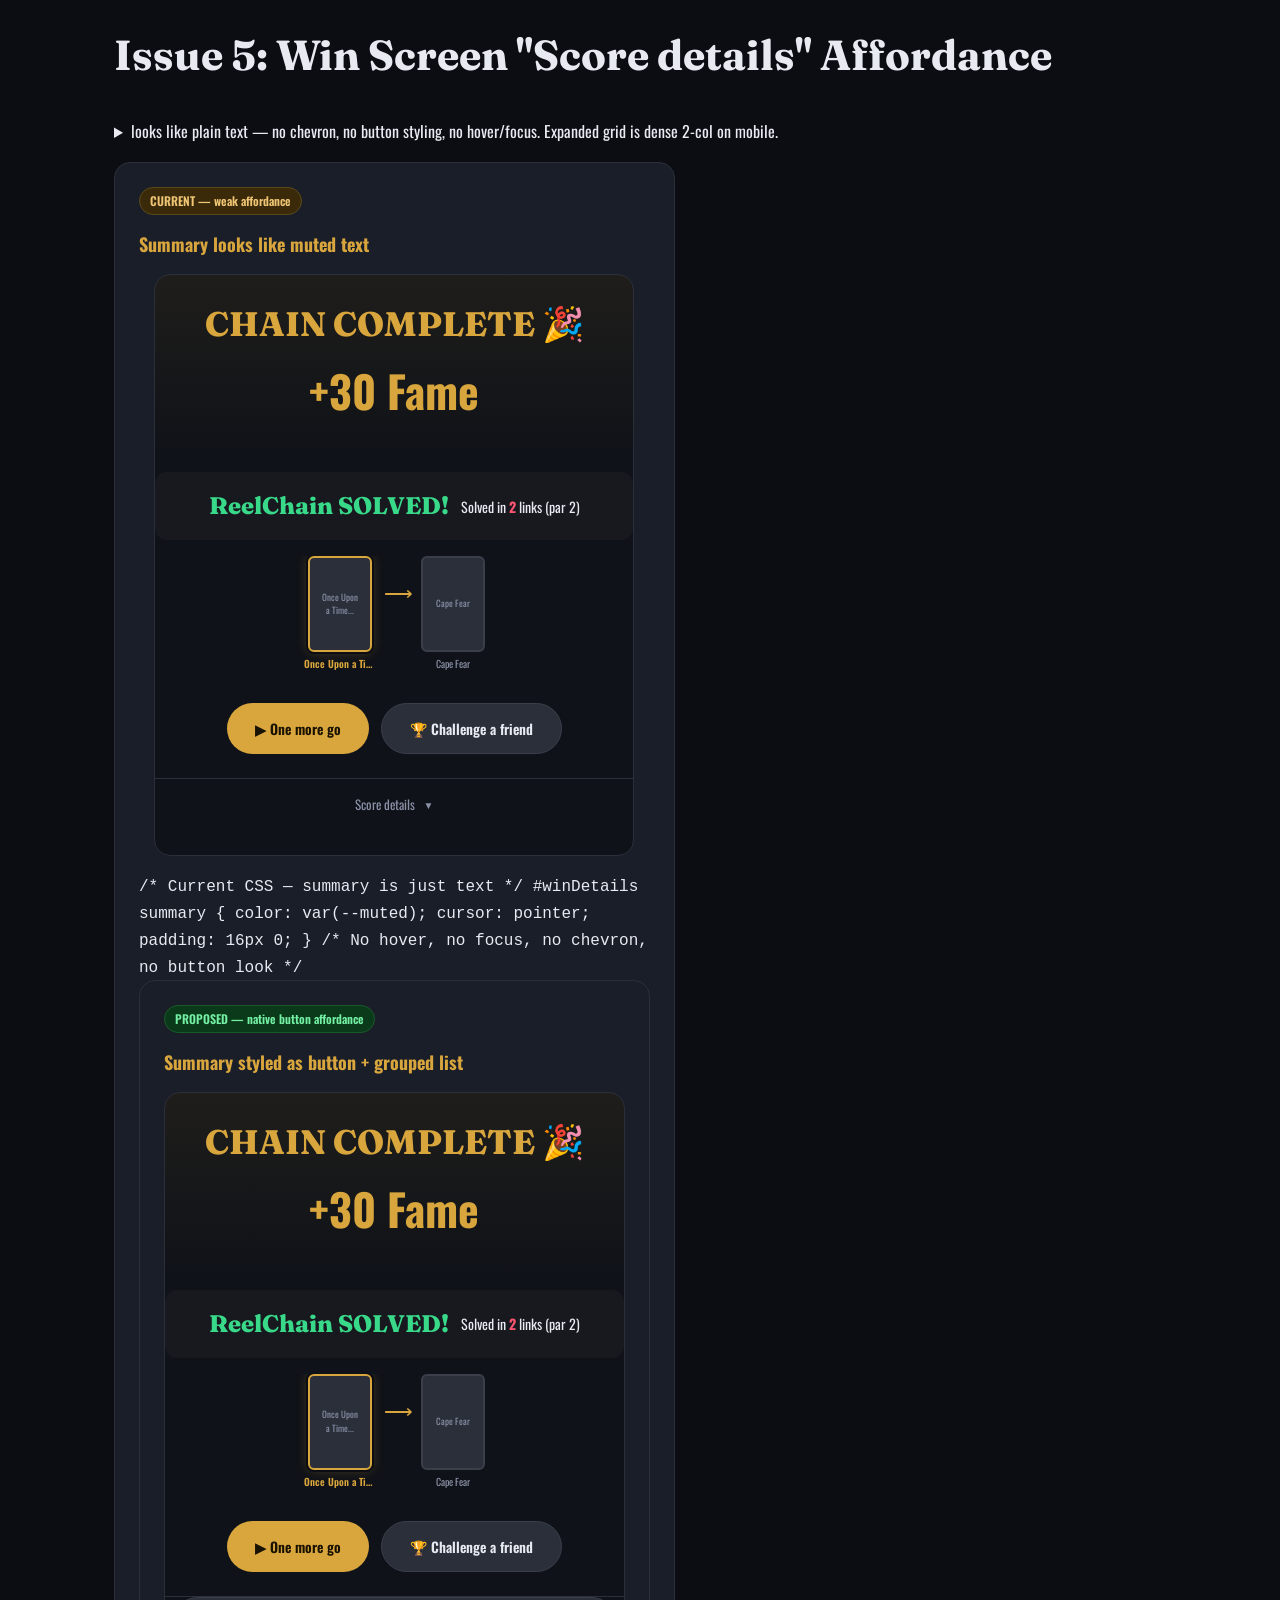
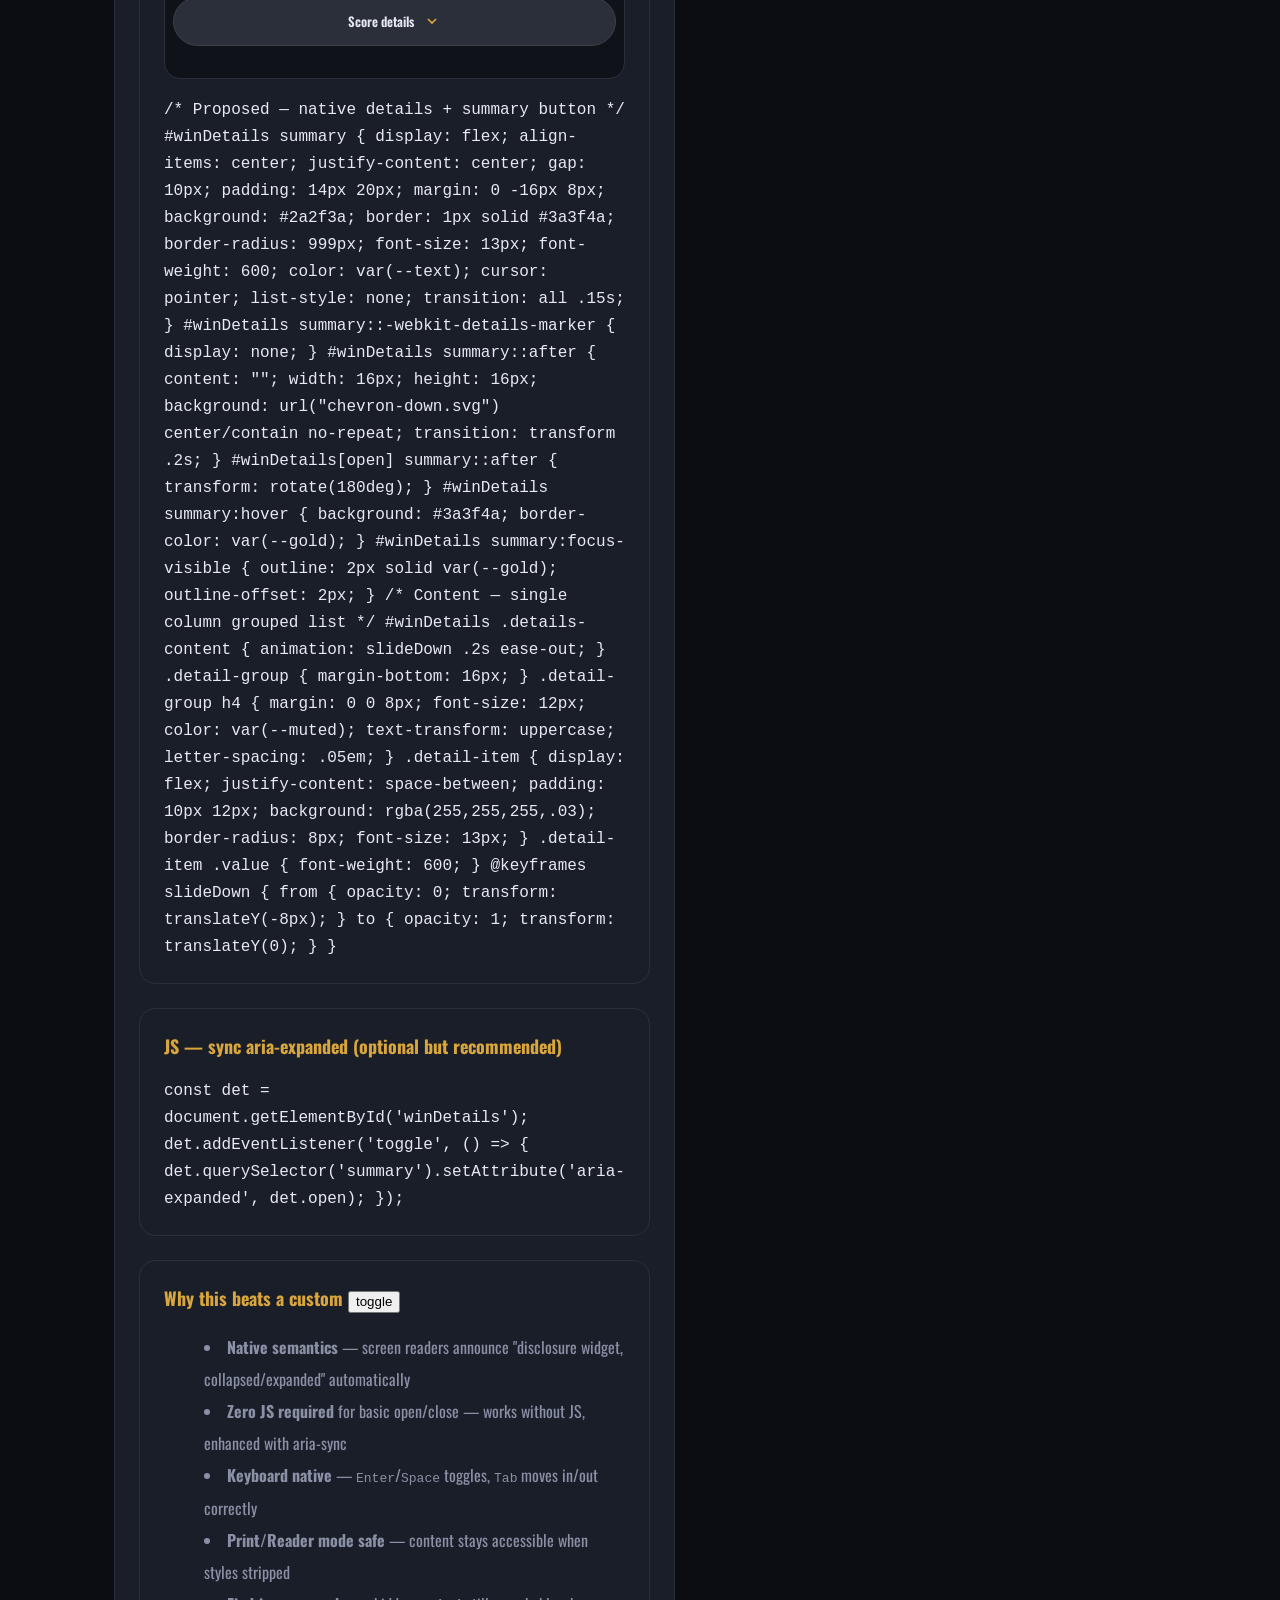
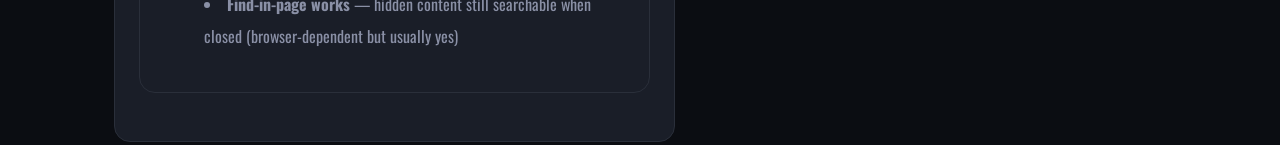
<file: sketches/ux-review/05-win-screen-details/index.html>
<!doctype html>
<html lang="en">
<head>
<meta charset="utf-8">
<title>Issue 5: Win Screen Details — Affordance & Density</title>
<meta name="viewport" content="width=device-width, initial-scale=1">
<style>
  :root{
    --bg:#0b0d12; --gold:#D9A63D; --text:#e8eaf2; --muted:#8a90a6;
    --card:#14171f; --panel:#1a1e28; --good:#39d98a; --bad:#ff5470;
    --font-brand:"Oswald",Georgia,serif; --font-display:"Fraunces",Georgia,serif;
  }
  *{box-sizing:border-box}
  body{margin:0;font-family:var(--font-brand);background:var(--bg);color:var(--text);line-height:1.5}
  .wrap{max-width:1100px;margin:0 auto;padding:24px}
  h1{font-family:var(--font-display);font-size:clamp(28px,4vw,42px);margin:0 0 8px}
  .meta{color:var(--muted);margin-bottom:32px}
  .panel{background:var(--panel);border:1px solid #2a2f3a;border-radius:16px;padding:24px;margin-bottom:24px}
  .panel h2{margin:0 0 16px;font-size:18px;color:var(--gold)}
  .compare{display:grid;grid-template-columns:1fr 1fr;gap:32px;align-items:start}
  @media(max-width:760px){.compare{grid-template-columns:1fr}}
  .badge{display:inline-block;padding:4px 10px;border-radius:999px;font-size:12px;font-weight:600;margin-bottom:16px}
  .badge.current{background:#3a2a0a;color:#f0c674;border:1px solid #5a4a1a}
  .badge.proposed{background:#0a3a1a;color:#74f0a4;border:1px solid #1a5a2a}
  .win-modal{background:#0f1218;border:1px solid #2a2f3a;border-radius:16px;overflow:hidden;max-width:480px;margin:0 auto}
  .win-modal header{padding:24px 24px 16px;text-align:center;background:linear-gradient(180deg,rgba(217,166,61,.08),transparent)}
  .win-title{font-family:var(--font-display);font-size:34px;font-weight:800;color:var(--gold);margin:0 0 8px}
  .win-fame{font-size:44px;font-weight:700;color:var(--gold);margin:0 0 16px}
  .solved{display:flex;align-items:center;justify-content:center;gap:12px;margin:16px 0;padding:16px;background:rgba(255,255,255,.03);border-radius:12px}
  .solved-badge{font-family:var(--font-display);font-size:24px;font-weight:800;color:var(--good)}
  .solved-text{color:var(--text);font-size:14px}
  .solved-text strong{color:var(--bad)}
  .chain-preview{display:flex;align-items:flex-start;justify-content:center;gap:8px;padding:0 16px 16px;overflow-x:auto}
  .chain-node{display:flex;flex-direction:column;align-items:center;gap:4px;flex-shrink:0}
  .node-poster{width:64px;height:96px;border-radius:6px;background:#2a2f3a;border:2px solid #3a3f4a;overflow:hidden;display:flex;align-items:center;justify-content:center;font-size:9px;color:var(--muted);text-align:center;padding:4px}
  .node-poster.current{border-color:var(--gold);box-shadow:0 0 0 2px var(--bg),0 0 12px rgba(217,166,61,.3)}
  .node-label{font-size:10px;color:var(--muted);text-align:center;max-width:72px;white-space:nowrap;overflow:hidden;text-overflow:ellipsis}
  .node-label.current{color:var(--gold);font-weight:600}
  .actions{display:flex;gap:12px;padding:16px 24px 24px;flex-wrap:wrap;justify-content:center}
  .btn{padding:14px 28px;border-radius:999px;font:inherit;font-size:14px;font-weight:600;cursor:pointer;display:inline-flex;align-items:center;gap:8px;border:none;transition:all .15s}
  .btn.primary{background:var(--gold);color:#1a1200}
  .btn.primary:hover{background:#e8b84d;transform:translateY(-1px)}
  .btn.secondary{background:#2a2f3a;color:var(--text);border:1px solid #3a3f4a}
  .btn.secondary:hover{background:#3a3f4a}
  .btn:focus-visible{outline:2px solid var(--gold);outline-offset:2px}

  /* CURRENT details */
  .details-current{padding:0 24px 24px;border-top:1px solid #2a2f3a}
  .details-current summary{cursor:pointer;color:var(--muted);font-size:13px;padding:16px 0;display:flex;align-items:center;justify-content:center;gap:8px;user-select:none}
  .details-current summary::-webkit-details-marker{display:none}
  .details-current summary::after{content:"▼";font-size:10px;transition:transform .2s}
  .details-current[open] summary::after{transform:rotate(180deg)}
  .details-current[open] summary{color:var(--text)}
  .details-grid{display:grid;grid-template-columns:1fr 1fr;gap:8px;padding:0 16px;font-size:12px}
  .detail-row{display:flex;justify-content:space-between;padding:8px 12px;background:rgba(255,255,255,.03);border-radius:8px}
  .detail-label{color:var(--muted)}
  .detail-value{color:var(--text);font-weight:600}
  .detail-value.good{color:var(--good)}
  .detail-value.bad{color:var(--bad)}

  /* PROPOSED details */
  .details-proposed{padding:0 24px 24px;border-top:1px solid #2a2f3a}
  .details-proposed summary{
    cursor:pointer;
    display:flex;align-items:center;justify-content:center;gap:10px;
    padding:14px 20px;
    margin:0 -16px 8px;
    background:#2a2f3a;
    border:1px solid #3a3f4a;
    border-radius:999px;
    font-size:13px;font-weight:600;
    color:var(--text);
    transition:all .15s;
    user-select:none;
    list-style:none;
  }
  .details-proposed summary::-webkit-details-marker{display:none}
  .details-proposed summary::after{
    content:"";width:16px;height:16px;background-image:url("data:image/svg+xml,%3Csvg xmlns='http://www.w3.org/2000/svg' viewBox='0 0 24 24' fill='none' stroke='%23D9A63D' stroke-width='2.5'%3E%3Cpolyline points='6 9 12 15 18 9'/%3E%3C/svg%3E");
    background-size:contain;transition:transform .2s;flex-shrink:0;
  }
  .details-proposed[open] summary::after{transform:rotate(180deg)}
  .details-proposed summary:hover{background:#3a3f4a;border-color:var(--gold)}
  .details-proposed summary:focus-visible{outline:2px solid var(--gold);outline-offset:2px}
  .details-content{animation:slideDown .2s ease-out}
  @keyframes slideDown{from{opacity:0;transform:translateY(-8px)}to{opacity:1;transform:translateY(0)}}
  .detail-group{margin-bottom:16px}
  .detail-group h4{margin:0 0 8px;font-size:12px;color:var(--muted);text-transform:uppercase;letter-spacing:.05em}
  .detail-items{display:flex;flex-direction:column;gap:6px}
  .detail-item{display:flex;align-items:center;justify-content:space-between;padding:10px 12px;background:rgba(255,255,255,.03);border-radius:8px;font-size:13px}
  .detail-item .label{color:var(--muted)}
  .detail-item .value{color:var(--text);font-weight:600}
  .detail-item .value.good{color:var(--good)}
  .detail-item .value.bad{color:var(--bad)}
  .detail-item .value.gold{color:var(--gold)}
  @media(max-width:480px){
    .win-modal{max-width:100%}
    .details-grid{grid-template-columns:1fr}
  }

  pre{background:#0a0c10;padding:16px;border-radius:8px;overflow:auto;font-size:13px;color:#c9d1d9;margin:16px 0}
  code{font-family:ui-monospace,SFMono-Regular,monospace}
</style>
<link rel="preconnect" href="https://fonts.googleapis.com">
<link rel="preconnect" href="https://fonts.gstatic.com" crossorigin>
<link href="https://fonts.googleapis.com/css2?family=Fraunces:opsz,wght@9..144,600;9..144,800&family=Oswald:wght@500;600;700&display=swap" rel="stylesheet">
</head>
<body>
<div class="wrap">
  <h1>Issue 5: Win Screen "Score details" Affordance</h1>
  <p class="meta"><code><details></code> exists but <code><summary></code> looks like plain text — no chevron, no button styling, no hover/focus. Expanded grid is dense 2-col on mobile.</p>

  <div class="compare">
    <div class="panel">
      <span class="badge current">CURRENT — weak affordance</span>
      <h2>Summary looks like muted text</h2>
      <div class="win-modal">
        <header>
          <div class="win-title">CHAIN COMPLETE 🎉</div>
          <div class="win-fame">+30 Fame</div>
        </header>
        <div class="solved">
          <span class="solved-badge">ReelChain SOLVED!</span>
          <span class="solved-text">Solved in <strong>2</strong> links (par 2)</span>
        </div>
        <div class="chain-preview">
          <div class="chain-node">
            <div class="node-poster current">Once Upon<br>a Time...</div>
            <div class="node-label current">Once Upon a Time in Hollywood</div>
          </div>
          <span style="color:var(--gold);font-size:20px;margin-top:20px">⟶</span>
          <div class="chain-node">
            <div class="node-poster">Cape Fear</div>
            <div class="node-label">Cape Fear</div>
          </div>
        </div>
        <div class="actions">
          <button class="btn primary">▶ One more go</button>
          <button class="btn secondary">🏆 Challenge a friend</button>
        </div>
        <details class="details-current" id="detCurrent">
          <summary>Score details</summary>
          <div class="details-grid">
            <div class="detail-row"><span class="detail-label">Difficulty</span><span class="detail-value">Medium</span></div>
            <div class="detail-row"><span class="detail-label">Par</span><span class="detail-value">2</span></div>
            <div class="detail-row"><span class="detail-label">Your links</span><span class="detail-value">2</span></div>
            <div class="detail-row"><span class="detail-label">Perfect chain</span><span class="detail-value bad">No</span></div>
            <div class="detail-row"><span class="detail-label">Base Fame</span><span class="detail-value gold">50</span></div>
            <div class="detail-row"><span class="detail-label">Par bonus</span><span class="detail-value good">+0</span></div>
            <div class="detail-row"><span class="detail-label">Under par</span><span class="detail-value good">+0</span></div>
            <div class="detail-row"><span class="detail-label">Run bonus</span><span class="detail-value good">+5</span></div>
            <div class="detail-row"><span class="detail-label">Total</span><span class="detail-value gold">+30</span></div>
          </div>
        </details>
      </div>
      <div class="code-block" style="margin-top:16px"><code>/* Current CSS — summary is just text */
#winDetails summary {
  color: var(--muted);
  cursor: pointer;
  padding: 16px 0;
}
/* No hover, no focus, no chevron, no button look */</code></pre>
    </div>

    <div class="panel">
      <span class="badge proposed">PROPOSED — native button affordance</span>
      <h2>Summary styled as button + grouped list</h2>
      <div class="win-modal">
        <header>
          <div class="win-title">CHAIN COMPLETE 🎉</div>
          <div class="win-fame">+30 Fame</div>
        </header>
        <div class="solved">
          <span class="solved-badge">ReelChain SOLVED!</span>
          <span class="solved-text">Solved in <strong>2</strong> links (par 2)</span>
        </div>
        <div class="chain-preview">
          <div class="chain-node">
            <div class="node-poster current">Once Upon<br>a Time...</div>
            <div class="node-label current">Once Upon a Time in Hollywood</div>
          </div>
          <span style="color:var(--gold);font-size:20px;margin-top:20px">⟶</span>
          <div class="chain-node">
            <div class="node-poster">Cape Fear</div>
            <div class="node-label">Cape Fear</div>
          </div>
        </div>
        <div class="actions">
          <button class="btn primary">▶ One more go</button>
          <button class="btn secondary">🏆 Challenge a friend</button>
        </div>
        <details class="details-proposed" id="detProposed">
          <summary>Score details</summary>
          <div class="details-content">
            <div class="detail-group">
              <h4>Chain</h4>
              <div class="detail-items">
                <div class="detail-item"><span class="label">Difficulty</span><span class="value">Medium</span></div>
                <div class="detail-item"><span class="label">Par</span><span class="value">2 links</span></div>
                <div class="detail-item"><span class="label">Your solution</span><span class="value">2 links</span></div>
                <div class="detail-item"><span class="label">Perfect chain</span><span class="value bad">No</span></div>
              </div>
            </div>
            <div class="detail-group">
              <h4>Fame breakdown</h4>
              <div class="detail-items">
                <div class="detail-item"><span class="label">Base Fame (Medium)</span><span class="value gold">50</span></div>
                <div class="detail-item"><span class="label">Par bonus</span><span class="value good">+0</span></div>
                <div class="detail-item"><span class="label">Under par bonus</span><span class="value good">+0</span></div>
                <div class="detail-item"><span class="label">Run bonus (run #2)</span><span class="value good">+5</span></div>
                <div class="detail-item" style="border-top:1px solid #3a3f4a;margin-top:4px;padding-top:12px"><span class="label"><strong>Total earned</strong></span><span class="value gold"><strong>+30</strong></span></div>
              </div>
            </div>
            <div class="detail-group">
              <h4>Progress</h4>
              <div class="detail-items">
                <div class="detail-item"><span class="label">Run</span><span class="value">#2 / 3 to next bonus</span></div>
                <div class="detail-item"><span class="label">Hall of Fame</span><span class="value">Supporting Player</span></div>
              </div>
            </div>
          </div>
        </details>
      </div>
      <div class="code-block" style="margin-top:16px"><code>/* Proposed — native details + summary button */
#winDetails summary {
  display: flex;
  align-items: center;
  justify-content: center;
  gap: 10px;
  padding: 14px 20px;
  margin: 0 -16px 8px;
  background: #2a2f3a;
  border: 1px solid #3a3f4a;
  border-radius: 999px;
  font-size: 13px;
  font-weight: 600;
  color: var(--text);
  cursor: pointer;
  list-style: none;
  transition: all .15s;
}
#winDetails summary::-webkit-details-marker { display: none; }
#winDetails summary::after {
  content: "";
  width: 16px; height: 16px;
  background: url("chevron-down.svg") center/contain no-repeat;
  transition: transform .2s;
}
#winDetails[open] summary::after { transform: rotate(180deg); }
#winDetails summary:hover { background: #3a3f4a; border-color: var(--gold); }
#winDetails summary:focus-visible { outline: 2px solid var(--gold); outline-offset: 2px; }

/* Content — single column grouped list */
#winDetails .details-content { animation: slideDown .2s ease-out; }
.detail-group { margin-bottom: 16px; }
.detail-group h4 { margin: 0 0 8px; font-size: 12px; color: var(--muted); text-transform: uppercase; letter-spacing: .05em; }
.detail-item { display: flex; justify-content: space-between; padding: 10px 12px; background: rgba(255,255,255,.03); border-radius: 8px; font-size: 13px; }
.detail-item .value { font-weight: 600; }
@keyframes slideDown { from { opacity: 0; transform: translateY(-8px); } to { opacity: 1; transform: translateY(0); } }</code></pre>
    </div>
  </div>

  <div class="panel">
    <h2>JS — sync aria-expanded (optional but recommended)</h2>
    <div class="code-block"><code>const det = document.getElementById('winDetails');
det.addEventListener('toggle', () => {
  det.querySelector('summary').setAttribute('aria-expanded', det.open);
});</code></div>
  </div>

  <div class="panel">
    <h2>Why this beats a custom <code><button></code> toggle</h2>
    <ul style="color:var(--muted);line-height:2;max-width:700px">
      <li><strong>Native semantics</strong> — screen readers announce "disclosure widget, collapsed/expanded" automatically</li>
      <li><strong>Zero JS required</strong> for basic open/close — works without JS, enhanced with aria-sync</li>
      <li><strong>Keyboard native</strong> — <kbd>Enter</kbd>/<kbd>Space</kbd> toggles, <kbd>Tab</kbd> moves in/out correctly</li>
      <li><strong>Print/Reader mode safe</strong> — content stays accessible when styles stripped</li>
      <li><strong>Find-in-page works</strong> — hidden content still searchable when closed (browser-dependent but usually yes)</li>
    </ul>
  </div>
</div>
</body>
</html>
</file>
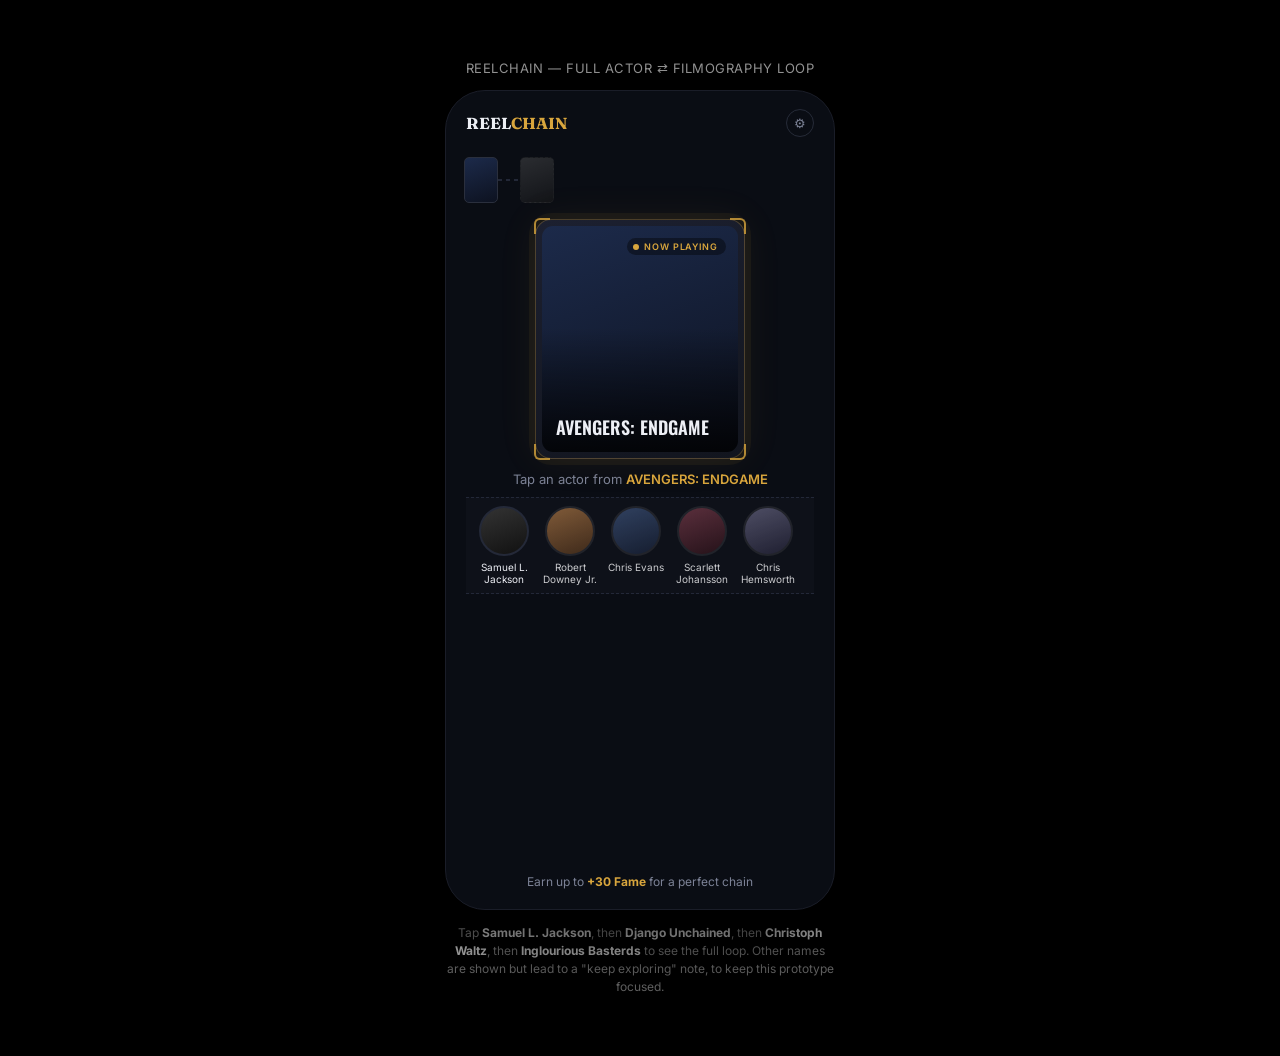
<file: docs/v3/reelchain-actor-movie-chain.html>
<!DOCTYPE html>
<html lang="en">
<head>
<meta charset="UTF-8">
<title>Reelchain — full chain loop</title>
<style>
  @import url('https://fonts.googleapis.com/css2?family=Oswald:wght@500;600;700&family=Fraunces:wght@600;700&family=Inter:wght@400;500;600&display=swap');

  :root{
    --bg:#0A0D14; --panel:#12151E; --gold:#D9A63D; --gold-soft:rgba(217,166,61,.28);
    --ink:#EDEFF5; --ink-dim:#7C8296; --thread:#232838;
  }
  *{box-sizing:border-box;margin:0;padding:0;}
  html,body{background:#000;font-family:'Inter',sans-serif;}

  .stage-wrap{ max-width:1200px; margin:40px auto; display:flex; gap:60px; justify-content:center; flex-wrap:wrap; padding:20px; }
  .caption{ text-align:center; color:#999; font-size:13px; margin-bottom:14px; letter-spacing:.04em; text-transform:uppercase; }
  .hint{ text-align:center; color:#666; font-size:12px; margin-top:14px; max-width:390px; line-height:1.5; }

  .phone{
    width:390px; height:820px; background:var(--bg); border-radius:40px; overflow:hidden;
    box-shadow:0 30px 80px rgba(0,0,0,.6); border:1px solid #1A1D28; position:relative;
    display:flex; flex-direction:column;
  }

  .topbar{ display:flex; align-items:center; justify-content:space-between; padding:18px 20px 6px; }
  .brand{ font-family:'Fraunces',serif; font-weight:700; font-size:16px; color:var(--ink); }
  .brand .accent{ color:var(--gold); }
  .icon-btn{ width:28px; height:28px; border-radius:50%; border:1px solid #262b38; background:none; color:var(--ink-dim); font-size:13px; display:flex; align-items:center; justify-content:center; }

  .history-rail{
    display:flex; align-items:center; padding:14px 18px 10px; overflow-x:auto; scrollbar-width:none; min-height:52px;
  }
  .history-rail::-webkit-scrollbar{ display:none; }
  .h-poster{
    width:34px; height:46px; border-radius:5px; background-size:cover; border:1px solid #2a2f3d; flex-shrink:0;
    opacity:0; transform:scale(.6); animation:popIn .38s cubic-bezier(.34,1.56,.64,1) forwards;
  }
  .h-actor{
    width:26px; height:26px; border-radius:50%; background-size:cover; border:1.5px solid var(--gold);
    flex-shrink:0; margin:0 6px; opacity:0; transform:scale(.5); animation:popIn .32s cubic-bezier(.34,1.56,.64,1) forwards;
  }
  .h-thread{ width:14px; height:1.5px; background:var(--gold); flex-shrink:0; }
  .h-thread.dashed{ width:22px; background:repeating-linear-gradient(to right, var(--thread) 0 4px, transparent 4px 8px); height:1.5px; }
  .h-target{
    width:34px; height:46px; border-radius:5px; background-size:cover; border:1px dashed #333a4a; opacity:.4;
    flex-shrink:0; filter:grayscale(1); transition:opacity .4s, filter .4s;
  }
  .h-target.reached{ opacity:1; filter:grayscale(0); border:1.5px solid var(--gold); box-shadow:0 0 12px var(--gold-soft); }

  @keyframes popIn{ 0%{opacity:0;transform:scale(.5);} 60%{opacity:1;transform:scale(1.12);} 100%{opacity:1;transform:scale(1);} }

  .stage{ flex:1; display:flex; flex-direction:column; align-items:center; padding:6px 20px 0; position:relative; }

  .gate{
    position:relative; width:210px; height:240px; border-radius:16px; padding:6px;
    background:linear-gradient(160deg,#1c2030,#12151e); border:1.5px solid var(--gold-soft);
    box-shadow:0 0 0 6px rgba(217,166,61,.06), 0 0 40px rgba(217,166,61,.08);
    animation:breathe 3.2s ease-in-out infinite;
  }
  @keyframes breathe{ 0%,100%{box-shadow:0 0 0 6px rgba(217,166,61,.06),0 0 40px rgba(217,166,61,.08);} 50%{box-shadow:0 0 0 9px rgba(217,166,61,.10),0 0 55px rgba(217,166,61,.16);} }
  .gate-corner-tl,.gate-corner-tr,.gate-corner-bl,.gate-corner-br{ position:absolute; width:16px; height:16px; border:2px solid var(--gold); opacity:.8; }
  .gate-corner-tl{ top:-2px; left:-2px; border-right:none; border-bottom:none; border-radius:6px 0 0 0; }
  .gate-corner-tr{ top:-2px; right:-2px; border-left:none; border-bottom:none; border-radius:0 6px 0 0; }
  .gate-corner-bl{ bottom:-2px; left:-2px; border-right:none; border-top:none; border-radius:0 0 0 6px; }
  .gate-corner-br{ bottom:-2px; right:-2px; border-left:none; border-top:none; border-radius:0 0 6px 0; }

  .current-poster{
    width:100%; height:100%; border-radius:11px; background-size:cover; background-position:center;
    display:flex; align-items:flex-end; position:relative; overflow:hidden;
  }
  .current-poster::after{ content:""; position:absolute; inset:0; background:linear-gradient(to top, rgba(0,0,0,.8), transparent 55%); }
  .current-poster .cp-title{ position:relative; z-index:1; font-family:'Oswald',sans-serif; font-weight:600; font-size:18px; color:var(--ink); padding:14px; line-height:1.15; }
  .current-poster.iris-in{ animation:irisIn .5s cubic-bezier(.2,.9,.3,1.2); }
  @keyframes irisIn{ 0%{opacity:0;transform:scale(.75);filter:brightness(2) blur(4px);} 60%{opacity:1;transform:scale(1.04);filter:brightness(1.1) blur(0);} 100%{opacity:1;transform:scale(1);filter:brightness(1) blur(0);} }

  .live-dot{ position:absolute; top:12px; right:12px; z-index:2; display:flex; align-items:center; gap:5px; background:rgba(0,0,0,.4); padding:3px 8px 3px 6px; border-radius:20px; }
  .live-dot .dot{ width:6px; height:6px; border-radius:50%; background:var(--gold); animation:blink 1.6s infinite; }
  .live-dot .txt{ font-size:9px; color:var(--gold); letter-spacing:.1em; font-weight:600; }
  @keyframes blink{ 0%,100%{opacity:1;} 50%{opacity:.3;} }

  .prompt{ text-align:center; color:var(--ink-dim); font-size:13px; margin-top:12px; padding:0 20px; min-height:16px; }
  .prompt b{ color:var(--gold); font-weight:600; }

  .actor-tag{
    display:flex; align-items:center; gap:8px; background:#161a24; border:1px solid #262b38;
    border-radius:20px; padding:5px 12px 5px 5px; margin-top:8px; opacity:0; transform:translateY(-6px);
    animation:tagIn .3s ease forwards;
  }
  .actor-tag .tag-avatar{ width:22px; height:22px; border-radius:50%; background-size:cover; border:1px solid var(--gold); }
  .actor-tag .tag-label{ font-size:11.5px; color:var(--ink-dim); }
  .actor-tag .tag-label b{ color:var(--ink); }
  .back-link{ font-size:11px; color:var(--ink-dim); text-decoration:underline; cursor:pointer; margin-left:4px; }
  @keyframes tagIn{ to{opacity:1; transform:translateY(0);} }

  .strip{ width:100%; margin-top:10px; position:relative; }
  .sprocket-row{ display:flex; justify-content:space-evenly; padding:0 6px; }
  .sprocket{ width:6px; height:6px; border-radius:1px; background:#242938; }
  .strip-track{ display:flex; gap:10px; padding:8px 10px; overflow-x:auto; scrollbar-width:none; background:#0E1119; border-top:1px dashed #232838; border-bottom:1px dashed #232838; }
  .strip-track::-webkit-scrollbar{ display:none; }

  .card{ flex-shrink:0; display:flex; flex-direction:column; align-items:center; gap:6px; cursor:pointer; opacity:0; transform:translateY(10px); animation:frameIn .34s ease forwards; }
  .card.actor{ width:56px; }
  .card.movie{ width:62px; }
  .card .avatar{ width:50px; height:50px; border-radius:50%; background-size:cover; border:2px solid #242938; transition:border-color .15s, transform .15s, box-shadow .15s; }
  .card .poster{ width:52px; height:70px; border-radius:6px; background-size:cover; border:2px solid #242938; transition:border-color .15s, transform .15s, box-shadow .15s; display:flex; align-items:flex-end; }
  .card:hover .avatar, .card:hover .poster{ border-color:var(--gold); transform:scale(1.06); box-shadow:0 0 0 4px var(--gold-soft); }
  .card .cname{ font-size:10px; color:var(--ink); text-align:center; line-height:1.15; }
  .card.chosen .avatar, .card.chosen .poster{ border-color:var(--gold); box-shadow:0 0 0 6px var(--gold-soft); animation:choseFlash .4s ease; }
  .card.leaving{ animation:frameOut .3s ease forwards; }
  .card.decoy{ filter:saturate(.55) brightness(.85); }

  @keyframes frameIn{ from{opacity:0;transform:translateY(10px);} to{opacity:1;transform:translateY(0);} }
  @keyframes frameOut{ to{opacity:0;transform:translateY(-14px) scale(.7);} }
  @keyframes choseFlash{ 0%{box-shadow:0 0 0 0 var(--gold-soft);} 60%{box-shadow:0 0 0 10px var(--gold-soft);} 100%{box-shadow:0 0 0 6px var(--gold-soft);} }

  .footer{ padding:12px 20px 20px; text-align:center; }
  .fame-note{ color:var(--ink-dim); font-size:12px; }
  .fame-note b{ color:var(--gold); }

  .celebrate{ display:none; flex-direction:column; align-items:center; gap:10px; padding:12px 20px 20px; }
  .celebrate.show{ display:flex; }
  .celebrate .title{ font-family:'Oswald',sans-serif; font-size:15px; color:var(--gold); letter-spacing:.03em; text-align:center; }
  .replay-btn{ background:var(--gold); border:none; color:#241a05; font-weight:600; font-size:13px; padding:9px 22px; border-radius:20px; cursor:pointer; }

  .gate.win-flash{ animation:gateWinFlash .7s ease; }
  @keyframes gateWinFlash{
    0%{ transform:scale(1); box-shadow:0 0 0 6px rgba(217,166,61,.06), 0 0 40px rgba(217,166,61,.08); }
    35%{ transform:scale(1.045); box-shadow:0 0 0 14px rgba(217,166,61,.35), 0 0 90px rgba(217,166,61,.55); }
    100%{ transform:scale(1); box-shadow:0 0 0 6px rgba(217,166,61,.06), 0 0 40px rgba(217,166,61,.08); }
  }

  .confetti-piece{
    position:absolute; top:70px; width:6px; height:11px; border-radius:1px; opacity:.95; z-index:5;
    animation:confettiFall 1000ms cubic-bezier(.3,.6,.4,1) forwards;
  }
  @keyframes confettiFall{
    0%{ transform:translateY(0) rotate(0deg); opacity:1; }
    100%{ transform:translateY(260px) rotate(540deg); opacity:0; }
  }

  .win-title-pop{
    animation:winTitlePop .5s cubic-bezier(.2,.9,.3,1.3);
  }
  @keyframes winTitlePop{
    0%{ opacity:0; transform:translateY(8px) scale(.9); }
    100%{ opacity:1; transform:translateY(0) scale(1); }
  }

  .toast{
    position:absolute; left:50%; bottom:100px; transform:translate(-50%, 12px); z-index:10;
    background:#1a1e29; border:1px solid #2a2f3d; color:var(--ink-dim); font-size:11.5px;
    padding:9px 14px; border-radius:10px; opacity:0; transition:opacity .25s, transform .25s; max-width:260px; text-align:center;
    pointer-events:none;
  }
  .toast.show{ opacity:1; transform:translate(-50%, 0); }
</style>
</head>
<body>

<div class="stage-wrap">
  <div>
    <div class="caption">Reelchain — full actor ⇄ filmography loop</div>
    <div class="phone">

      <div class="topbar">
        <div class="brand">REEL<span class="accent">CHAIN</span></div>
        <button class="icon-btn">⚙</button>
      </div>

      <div class="history-rail" id="historyRail"></div>

      <div class="stage">
        <div class="gate">
          <div class="gate-corner-tl"></div><div class="gate-corner-tr"></div>
          <div class="gate-corner-bl"></div><div class="gate-corner-br"></div>
          <div class="current-poster" id="currentPoster">
            <div class="live-dot"><span class="dot"></span><span class="txt">NOW PLAYING</span></div>
            <div class="cp-title" id="cpTitle"></div>
          </div>
        </div>

        <div id="actorTagSlot"></div>
        <div class="prompt" id="promptText"></div>

        <div class="strip" id="stripWrap">
          <div class="sprocket-row"></div>
          <div class="strip-track" id="track"></div>
          <div class="sprocket-row"></div>
        </div>

        <div class="toast" id="toast"></div>
      </div>

      <div class="footer" id="footerNormal">
        <div class="fame-note">Earn up to <b>+30 Fame</b> for a perfect chain</div>
      </div>
      <div class="celebrate" id="celebrate">
        <div class="title">CHAIN COMPLETE<br>ENDGAME → BASTERDS IN 2 ACTORS</div>
        <button class="replay-btn" onclick="location.reload()">Play again</button>
      </div>

    </div>
    <div class="hint">Tap <b style="color:#aaa">Samuel L. Jackson</b>, then <b style="color:#aaa">Django Unchained</b>, then <b style="color:#aaa">Christoph Waltz</b>, then <b style="color:#aaa">Inglourious Basterds</b> to see the full loop. Other names are shown but lead to a "keep exploring" note, to keep this prototype focused.</div>
  </div>
</div>

<script>
const grad = (c) => `background:linear-gradient(160deg, ${c[0]}, ${c[1]})`;
const TARGET = "INGLOURIOUS BASTERDS";

const movies = {
  "AVENGERS: ENDGAME": {
    color:["#1c2a4a","#0d1220"],
    actors: [
      {name:"Samuel L. Jackson", color:["#333","#111"], golden:true},
      {name:"Robert Downey Jr.", color:["#b5651d","#5a2e0d"]},
      {name:"Chris Evans", color:["#2a4d8f","#12234a"]},
      {name:"Scarlett Johansson", color:["#8a2e4a","#3a1120"]},
      {name:"Chris Hemsworth", color:["#5a5a8a","#232349"]},
    ]
  },
  "DJANGO UNCHAINED": {
    color:["#7a3a1f","#2a120a"],
    actors: [
      {name:"Christoph Waltz", color:["#4a4a4a","#1a1a1a"], golden:true},
      {name:"Jamie Foxx", color:["#2a3a2a","#0d1a0d"]},
      {name:"Leonardo DiCaprio", color:["#3a3a5a","#12122a"]},
      {name:"Kerry Washington", color:["#5a2a3a","#2a0d15"]},
    ]
  }
};

const actorFilms = {
  "Samuel L. Jackson": {
    tagColor:["#333","#111"],
    films: [
      {title:"DJANGO UNCHAINED", color:["#7a3a1f","#2a120a"], golden:true},
      {title:"PULP FICTION", color:["#7a1f1f","#2a0a0a"]},
      {title:"KINGSMAN: THE SECRET SERVICE", color:["#2a4a5a","#0d1e2a"]},
      {title:"COMING 2 AMERICA", color:["#5a3a1f","#2a1a0a"]},
    ]
  },
  "Christoph Waltz": {
    tagColor:["#4a4a4a","#1a1a1a"],
    films: [
      {title:"INGLOURIOUS BASTERDS", color:["#7a5a1f","#2a1d0a"], golden:true, isTarget:true},
      {title:"SPECTRE", color:["#2a2a3a","#0d0d15"]},
      {title:"WATER FOR ELEPHANTS", color:["#5a4a2a","#2a200d"]},
    ]
  }
};

let mode = 'actors';
let currentMovieKey = "AVENGERS: ENDGAME";
let history = [{type:'movie', key:currentMovieKey, color: movies[currentMovieKey].color}];

const historyRail = document.getElementById('historyRail');
const cpTitle = document.getElementById('cpTitle');
const currentPoster = document.getElementById('currentPoster');
const promptText = document.getElementById('promptText');
const track = document.getElementById('track');
const actorTagSlot = document.getElementById('actorTagSlot');
const toastEl = document.getElementById('toast');

function showToast(msg){
  toastEl.textContent = msg;
  toastEl.classList.add('show');
  clearTimeout(showToast._t);
  showToast._t = setTimeout(()=> toastEl.classList.remove('show'), 2200);
}

function renderHistory(){
  historyRail.innerHTML = '';
  history.forEach((h, i) => {
    if(h.type === 'movie'){
      const el = document.createElement('div'); el.className='h-poster'; el.style.cssText += grad(h.color);
      historyRail.appendChild(el);
    } else {
      const el = document.createElement('div'); el.className='h-actor'; el.style.cssText += grad(h.color);
      historyRail.appendChild(el);
    }
    if(i < history.length-1){
      const t = document.createElement('div'); t.className='h-thread'; historyRail.appendChild(t);
    }
  });
  const reached = currentMovieKey === TARGET;
  if(!reached){
    // ghost preview of the destination — this disappears once the last real
    // node in the chain IS the target, so it's never drawn twice
    const dashed = document.createElement('div'); dashed.className='h-thread dashed'; historyRail.appendChild(dashed);
    const target = document.createElement('div');
    target.className = 'h-target';
    target.style.cssText += grad(actorFilms["Christoph Waltz"].films[0].color);
    historyRail.appendChild(target);
  }
}

function renderGate(animate){
  cpTitle.textContent = currentMovieKey;
  const c = movies[currentMovieKey] ? movies[currentMovieKey].color : actorFilms["Christoph Waltz"].films[0].color;
  currentPoster.setAttribute('style', currentPoster.getAttribute('style') ? currentPoster.getAttribute('style').replace(/background:[^;]+;?/,'') : '');
  currentPoster.style.cssText += grad(c);
  if(animate){
    currentPoster.classList.remove('iris-in'); void currentPoster.offsetWidth; currentPoster.classList.add('iris-in');
  }
}

function clearStrip(cb){
  const cards = track.querySelectorAll('.card');
  if(cards.length === 0){ cb(); return; }
  cards.forEach(c => c.classList.add('leaving'));
  setTimeout(cb, 260);
}

function renderActorsMode(){
  mode = 'actors';
  actorTagSlot.innerHTML = '';
  promptText.innerHTML = `Tap an actor from <b>${currentMovieKey}</b>`;
  clearStrip(() => {
    track.innerHTML = '';
    movies[currentMovieKey].actors.forEach((a, k) => {
      const card = document.createElement('div');
      card.className = 'card actor' + (a.golden ? '' : ' decoy');
      card.style.animationDelay = (k*0.05)+'s';
      card.innerHTML = `<div class="avatar" style="${grad(a.color)}"></div><div class="cname">${a.name}</div>`;
      card.addEventListener('click', () => onActorTap(a, card));
      track.appendChild(card);
    });
  });
}

function renderMoviesMode(actorName){
  mode = 'movies';
  const data = actorFilms[actorName];
  actorTagSlot.innerHTML = `
    <div class="actor-tag">
      <div class="tag-avatar" style="${grad(data.tagColor)}"></div>
      <div class="tag-label">Films with <b>${actorName}</b></div>
      <div class="back-link" id="backLink">change actor</div>
    </div>`;
  document.getElementById('backLink').addEventListener('click', renderActorsMode);
  promptText.innerHTML = `Tap a film to add it to the chain`;
  clearStrip(() => {
    track.innerHTML = '';
    data.films.forEach((f, k) => {
      const card = document.createElement('div');
      card.className = 'card movie' + (f.golden ? '' : ' decoy');
      card.style.animationDelay = (k*0.05)+'s';
      card.innerHTML = `<div class="poster" style="${grad(f.color)}"></div><div class="cname">${f.title}</div>`;
      card.addEventListener('click', () => onMovieTap(f, card));
      track.appendChild(card);
    });
  });
}

function onActorTap(actor, cardEl){
  if(!actorFilms[actor.name]){
    showToast(`In the full game every actor connects further — try Samuel L. Jackson or Christoph Waltz to see the loop.`);
    return;
  }
  document.querySelectorAll('.card').forEach(c => c.style.pointerEvents='none');
  cardEl.classList.add('chosen');
  setTimeout(() => {
    history.push({type:'actor', key:actor.name, color:actor.color});
    renderHistory();
    renderMoviesMode(actor.name);
  }, 420);
}

function burstConfetti(){
  const stage = document.querySelector('.stage');
  const colors = ['#D9A63D','#F2D18C','#EDEFF5','#B8863A'];
  for(let i=0;i<26;i++){
    const p = document.createElement('div');
    p.className = 'confetti-piece';
    p.style.left = (18 + Math.random()*64) + '%';
    p.style.background = colors[Math.floor(Math.random()*colors.length)];
    p.style.animationDelay = (Math.random()*180)+'ms';
    p.style.animationDuration = (800 + Math.random()*500)+'ms';
    stage.appendChild(p);
    setTimeout(() => p.remove(), 1600);
  }
}

function onMovieTap(film, cardEl){
  if(!film.golden){
    showToast(`This branch continues in the full game — try Django Unchained or Inglourious Basterds here to keep the demo moving.`);
    return;
  }
  document.querySelectorAll('.card').forEach(c => c.style.pointerEvents='none');
  cardEl.classList.add('chosen');
  setTimeout(() => {
    currentMovieKey = film.title;
    history.push({type:'movie', key:film.title, color:film.color});
    renderHistory();
    renderGate(true);

    if(film.isTarget){
      // hold on the linked gate for a beat before anything else changes —
      // this tap IS the win, so it needs its own moment before the panel swaps in
      const gateEl = document.querySelector('.gate');
      gateEl.classList.add('win-flash');
      promptText.innerHTML = `<b>Linked!</b>`;
      setTimeout(() => burstConfetti(), 120);

      setTimeout(() => {
        document.getElementById('stripWrap').style.display='none';
        actorTagSlot.innerHTML = '';
        promptText.innerHTML = '';
        document.getElementById('footerNormal').style.display='none';
        const celebrateEl = document.getElementById('celebrate');
        celebrateEl.classList.add('show');
        celebrateEl.querySelector('.title').classList.add('win-title-pop');
      }, 750);
    } else {
      renderActorsMode();
    }
  }, 420);
}

renderHistory();
renderGate(false);
renderActorsMode();
</script>

</body>
</html>
</file>
